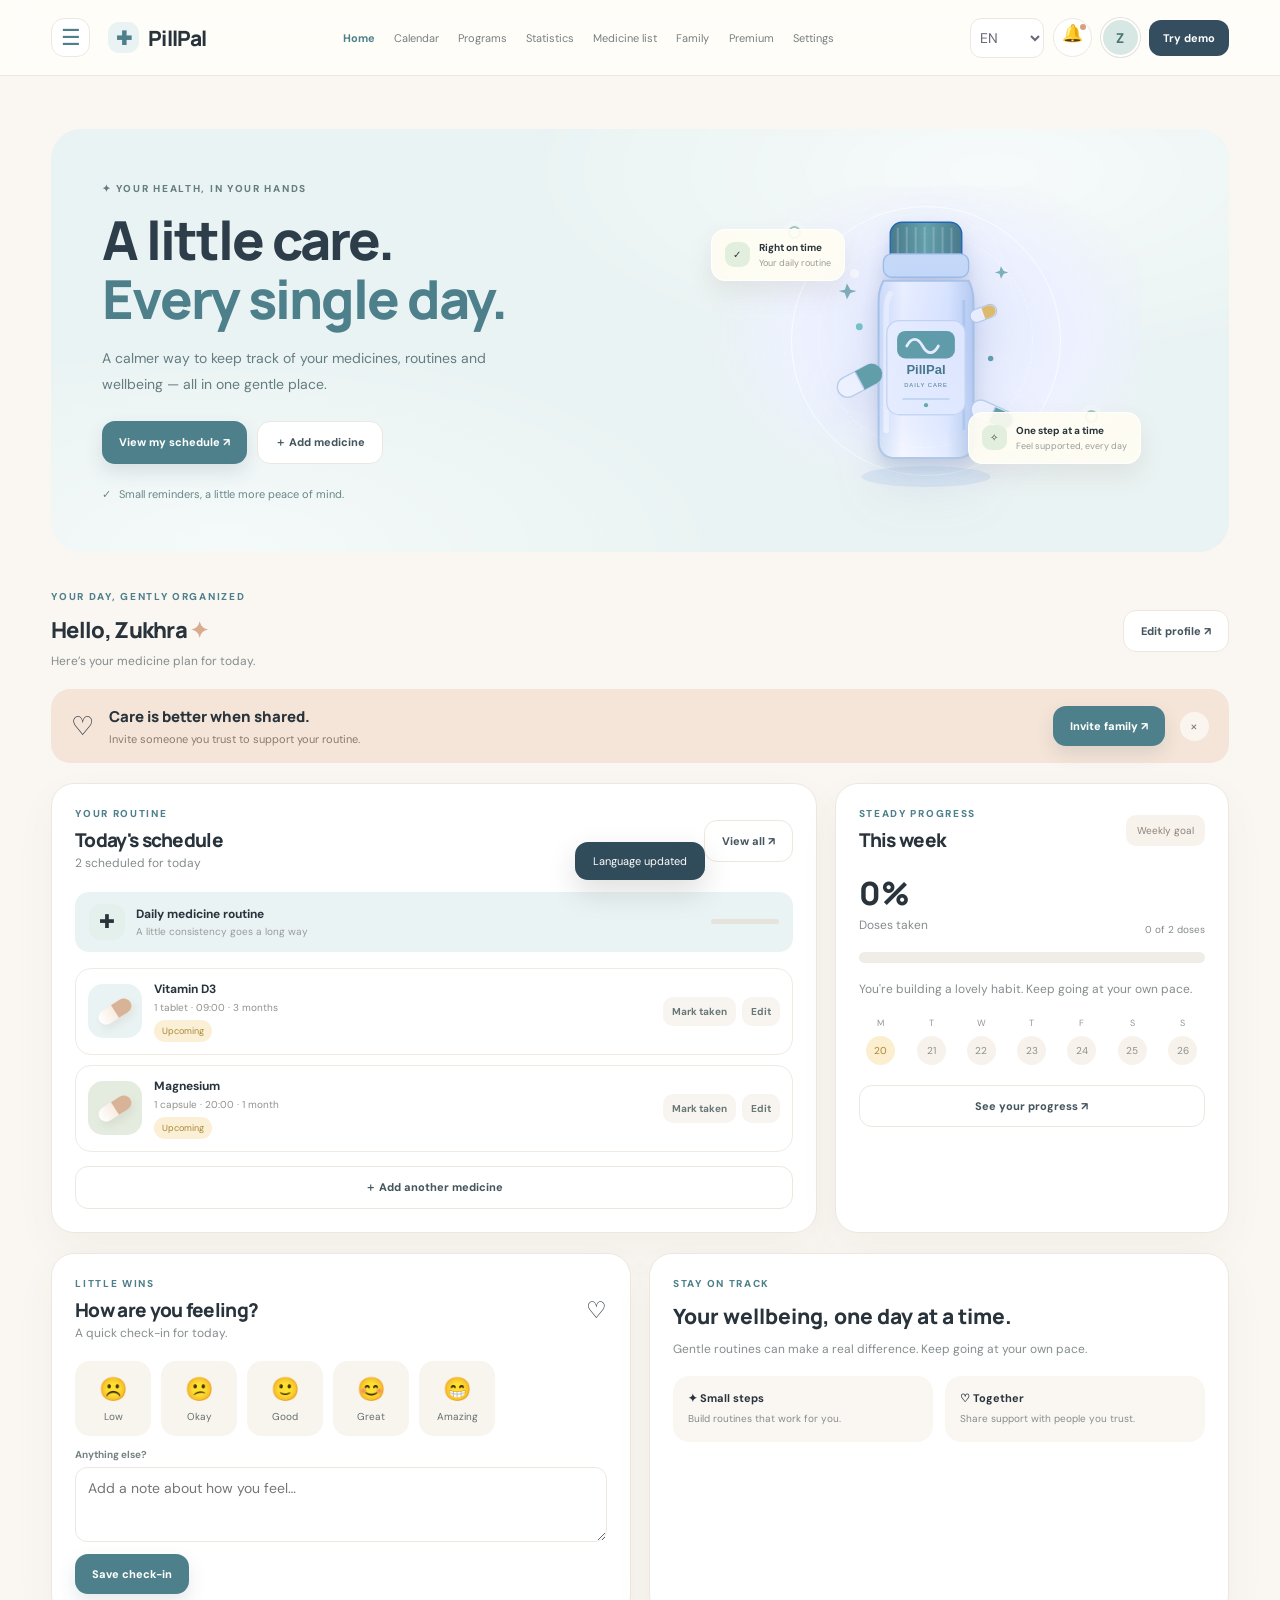
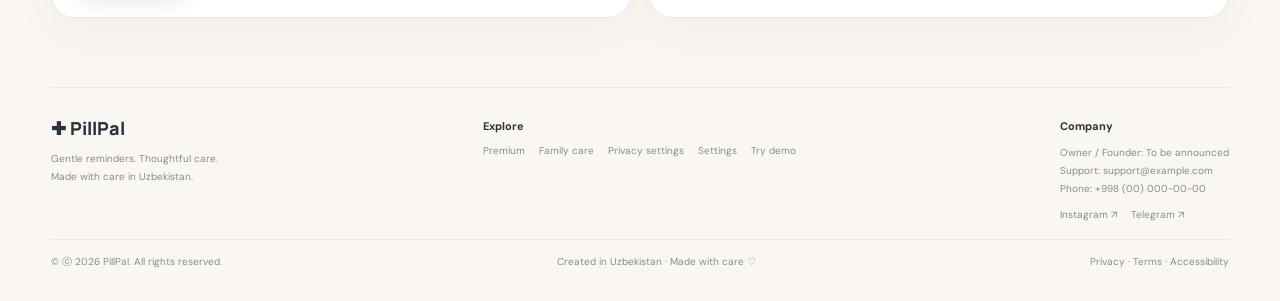
<file: index.html>
<!doctype html><html lang="en"><head><meta charset="utf-8"><meta name="viewport" content="width=device-width,initial-scale=1"><meta name="theme-color" content="#d9eeee"><title>PillPal — gentle medicine companion</title><link rel="stylesheet" href="styles.css?v=8"></head><body>
<header class="topbar"><button class="menu-toggle" id="menuOpen" aria-label="Open menu">☰</button><a class="brand" href="#home" data-go="home"><span class="brand-mark">✚</span>PillPal</a><nav class="desktop-nav" id="desktopNav"><a href="#home" data-go="home" class="active" data-t="home">Home</a><a href="#calendar" data-go="calendar" data-t="calendar">Calendar</a><a href="#programs" data-go="programs" data-t="programs">Programs</a><a href="#statistics" data-go="statistics" data-t="statistics">Statistics</a><a href="#medicines" data-go="medicines" data-t="medicines">Medicine list</a><a href="#family" data-go="family" data-t="family">Family</a><a href="#premium" data-go="premium" data-t="premium">Premium</a><a href="#settings" data-go="settings" data-t="settings">Settings</a></nav><div class="header-actions"><select id="languageTop" aria-label="Language"><option value="en">EN</option><option value="ru">RU</option><option value="uz">UZ</option><option value="de">DE</option><option value="zh">中文</option><option value="ko">한국어</option></select><button class="icon-btn" id="notifyBtn" aria-label="Notifications" title="Notifications">♧<span style="position:absolute;width:6px;height:6px;border-radius:50%;background:#d5a27f;right:5px;top:5px"></span></button><button class="avatar" id="avatarTop" aria-label="Open profile">Z</button><button class="try-demo" id="tryDemoTop">Try demo</button></div></header>
<div class="notification-popover" id="notificationPopover" aria-live="polite"><div class="notification-head"><b>Notifications</b><button class="tiny-btn" id="closeNotifications" type="button">Close</button></div><div id="notificationList"></div></div>
<div class="drawer" id="drawer"><div class="drawer-panel"><div class="drawer-brand"><a class="brand" href="#home" data-go="home"><span class="brand-mark">✚</span>PillPal</a><button class="icon-btn" id="menuClose">×</button></div><div class="drawer-nav" id="drawerNav"></div><div class="panel" style="margin-top:22px;padding:15px"><b id="drawerName">Zukhra</b><p class="muted">Personal account</p><button class="secondary" data-go="profile">Personal profile</button></div></div></div>
<main class="wrap">
<section class="section active" id="page-home"><div class="hero"><div class="hero-copy"><p class="eyebrow">✦ YOUR HEALTH, IN YOUR HANDS</p><h1>A little care.<br><em>Every single day.</em></h1><p>A calmer way to keep track of your medicines, routines and wellbeing — all in one gentle place.</p><div class="hero-buttons"><button class="primary" data-go="calendar">View my schedule ↗</button><button class="secondary" id="heroAdd">＋ Add medicine</button></div><div class="hero-note"><span>✓</span> Small reminders, a little more peace of mind.</div></div><div class="hero-art"><div class="bottle-scene poster-bottle-scene"><div class="orbit"></div><div class="orbit two"></div><div class="poster-bottle" role="img" aria-label="Original illustrated PillPal medicine bottle with floating pastel capsules"><svg xmlns="http://www.w3.org/2000/svg" viewBox="0 0 320 440" role="img" aria-label="PillPal pastel medicine bottle illustration"><defs><linearGradient id="glass" x1="0" x2="1"><stop stop-color="#dce9f8"/><stop offset=".25" stop-color="#fff"/><stop offset=".72" stop-color="#eef5ff"/><stop offset="1" stop-color="#c6d9f1"/></linearGradient><linearGradient id="cap" x1="0" x2="1"><stop stop-color="var(--accent2, #3e777b)"/><stop offset=".5" stop-color="var(--accent, #6aa9aa)"/><stop offset="1" stop-color="var(--accent2, #3e777b)"/></linearGradient><linearGradient id="label" x1="0" y1="0" x2="1" y2="1"><stop stop-color="#fff"/><stop offset="1" stop-color="#f1f7ff"/></linearGradient><filter id="shadow" x="-30%" y="-30%" width="160%" height="170%"><feDropShadow dx="0" dy="13" stdDeviation="10" flood-color="#5076a5" flood-opacity=".18"/></filter></defs><ellipse cx="160" cy="410" rx="94" ry="15" fill="#a9c5e6" opacity=".28"/><g filter="url(#shadow)"><rect x="108" y="40" width="104" height="64" rx="17" fill="url(#cap)" stroke="#216bb8" stroke-width="2"/><path d="M119 48v44M132 47v46M145 47v46M158 47v46M171 47v46M184 47v46M197 48v44" stroke="#ffffff" stroke-opacity=".22" stroke-width="3"/><rect x="98" y="86" width="124" height="34" rx="12" fill="#d5e6f8" stroke="#a9c8e8" stroke-width="2"/><path d="M98 125 Q91 138 91 155 L91 358 Q91 383 117 383 H203 Q229 383 229 358 L229 155 Q229 138 222 125Z" fill="url(#glass)" stroke="#b8cfe8" stroke-width="3"/><path d="M108 144 Q102 153 102 170 V343" fill="none" stroke="#fff" stroke-width="8" stroke-linecap="round" opacity=".85"/><path d="M215 153 V342" stroke="#b3cde9" stroke-width="4" opacity=".6"/><rect x="103" y="183" width="114" height="137" rx="18" fill="url(#label)" stroke="#d5e4f4" stroke-width="2"/><rect x="118" y="198" width="84" height="40" rx="12" fill="var(--accent, #6aa9aa)"/><path d="M132 220c7-13 16-13 23 0s16 13 23 0" fill="none" stroke="#fff" stroke-width="4" stroke-linecap="round"/><text x="160" y="261" text-anchor="middle" font-family="Arial,sans-serif" font-weight="700" font-size="19" fill="var(--accent2, #3e777b)">PillPal</text><text x="160" y="279" text-anchor="middle" font-family="Arial,sans-serif" font-size="8.5" letter-spacing="1.4" fill="var(--accent2, #3e777b)">DAILY CARE</text><path d="M127 297h66" stroke="#d6e5f5" stroke-width="3" stroke-linecap="round"/><circle cx="160" cy="306" r="3" fill="#62b9aa"/></g><g transform="rotate(-28 65 273)"><rect x="30" y="255" width="70" height="30" rx="15" fill="#fff" stroke="#c7d9ec" stroke-width="2"/><path d="M65 255h20a15 15 0 0 1 0 30H65Z" fill="var(--accent, #6aa9aa)"/><path d="M65 257v26" stroke="#c7d9ec" stroke-width="2"/></g><g transform="rotate(24 256 320)"><rect x="224" y="306" width="65" height="28" rx="14" fill="#fdfefe" stroke="#c5d9ef" stroke-width="2"/><path d="M256 308h19a12 12 0 0 1 0 24h-19Z" fill="var(--accent, #6aa9aa)"/><path d="M256 308v24" stroke="#b8d4e8" stroke-width="2"/></g><g transform="rotate(-20 244 174)"><rect x="224" y="163" width="40" height="19" rx="9.5" fill="#fff" stroke="#bed4ed" stroke-width="1.5"/><path d="M244 164h10a8.5 8.5 0 0 1 0 17h-10Z" fill="#f3c86b"/></g><circle cx="63" cy="192" r="5" fill="#7ecfc4"/><circle cx="254" cy="238" r="4" fill="var(--accent, #6aa9aa)"/><path d="M45 129l5 9 9 2-9 3-5 9-3-9-9-3 9-2Z" fill="var(--accent, #6aa9aa)" opacity=".8"/><path d="M269 104l4 7 7 2-7 2-4 7-2-7-7-2 7-2Z" fill="var(--accent, #6aa9aa)" opacity=".8"/></svg></div><span class="pill-dot d1"></span><span class="pill-dot d2"></span><div class="floating-note fn1"><span class="note-icon">✓</span><span><b>Right on time</b><small>Your daily routine</small></span></div><div class="floating-note fn2"><span class="note-icon">✧</span><span><b>One step at a time</b><small>Feel supported, every day</small></span></div></div></div></div>
<div class="welcome-row"><div><p class="eyebrow">YOUR DAY, GENTLY ORGANIZED</p><h2><span id="helloText">Hello, Zukhra</span> <span style="color:#d8ad8e">✦</span></h2><p class="muted">Here’s your medicine plan for today.</p></div><button class="secondary" data-go="profile">Edit profile ↗</button></div>
<div class="banner" id="familyBanner"><div style="font-size:26px">♡</div><div class="grow"><b>Care is better when shared.</b><p>Invite someone you trust to support your routine.</p></div><button class="primary small" data-go="family">Invite family ↗</button><button class="close" id="bannerClose" aria-label="Dismiss">×</button></div>
<div class="dashboard-grid"><div class="panel"><div class="section-head"><div><p class="eyebrow">YOUR ROUTINE</p><h2>Today's schedule</h2><p class="muted" id="scheduleCount">2 scheduled for today</p></div><button class="secondary" data-go="medicines">View all ↗</button></div><div class="schedule-summary"><div class="summary-icon">✚</div><div><b>Daily medicine routine</b><small id="scheduleSummaryText">A little consistency goes a long way</small></div><div class="summary-progress"><span id="scheduleProgress"></span></div></div><div class="med-list" id="homeMedicineList"></div><button class="secondary" id="homeAddMore" style="margin-top:14px;width:100%">＋ Add another medicine</button></div><div class="panel"><div class="section-head"><div><p class="eyebrow">STEADY PROGRESS</p><h2>This week</h2></div><span class="chip">Weekly goal</span></div><div class="progress-stat"><div><strong id="weekPercent">33%</strong><div class="muted">Doses taken</div></div><span id="weekFraction">2 of 6 doses</span></div><div class="progress-fill"><span id="weekBar"></span></div><p class="muted">You're building a lovely habit. Keep going at your own pace.</p><div class="week-days" id="weekDays"></div><button class="secondary" data-go="statistics" style="width:100%;margin-top:20px">See your progress ↗</button></div></div>
<div class="content-grid" style="margin-bottom:20px"><div class="panel"><div class="section-head"><div><p class="eyebrow">LITTLE WINS</p><h2>How are you feeling?</h2><p class="muted">A quick check-in for today.</p></div><span style="font-size:23px">♡</span></div><div class="mood-row" id="moodRow"><button class="mood" data-mood="Low"><span>☹️</span>Low</button><button class="mood" data-mood="Okay"><span>😕</span>Okay</button><button class="mood" data-mood="Good"><span>🙂</span>Good</button><button class="mood" data-mood="Great"><span>😊</span>Great</button><button class="mood" data-mood="Amazing"><span>😁</span>Amazing</button></div><div class="field"><label for="moodNote">Anything else?</label><textarea id="moodNote" placeholder="Add a note about how you feel…"></textarea></div><button class="primary" id="saveMood">Save check-in</button><span class="muted" id="moodSaved" style="margin-left:10px"></span></div><div class="panel"><p class="eyebrow">STAY ON TRACK</p><h2 style="font:800 21px Manrope;margin:0 0 9px">Your wellbeing, one day at a time.</h2><p class="muted">Gentle routines can make a real difference. Keep going at your own pace.</p><div class="feature-list" style="margin-top:17px"><div class="feature"><b>✦ Small steps</b><p>Build routines that work for you.</p></div><div class="feature"><b>♡ Together</b><p>Share support with people you trust.</p></div></div></div></div></section>
<section class="section" id="page-calendar"><div class="page-title"><h1>Calendar</h1><p>See your medicine routine across days and months.</p></div><div class="content-grid"><div class="panel"><div class="calendar-head"><div class="month-control"><button id="prevMonth">‹</button><span id="monthLabel">October 2026</span><button id="nextMonth">›</button></div><button class="secondary" id="todayBtn">Today</button></div><div class="calendar-grid" id="calendarGrid"></div><div class="legend"><span><i style="background:#8ec69a"></i>All taken</span><span><i style="background:#e8c66b"></i>Partially taken</span><span><i style="background:#e5a198"></i>Missed</span><span><i style="background:#eee8df"></i>No dose planned</span></div></div><div class="panel"><p class="eyebrow">SELECTED DAY</p><h2 id="selectedDateTitle" style="font:800 20px Manrope;margin:0 0 8px">Today’s doses</h2><p class="muted" id="selectedDateDesc">Your schedule for this day.</p><div id="selectedDateList" class="med-list" style="margin-top:17px"></div><button class="primary" data-go="medicines" style="margin-top:16px">Manage medicines</button></div></div></section>
<section class="section" id="page-programs"><div class="page-title"><h1>Programs</h1><p>Keep your own routines and the routines you help care for in one place.</p></div><div class="content-grid"><div class="panel"><div class="section-head"><h2>My programs</h2><button class="primary small" id="programAdd">＋ Add program</button></div><div id="myPrograms"></div></div><div class="panel"><div class="section-head"><h2>Family</h2><button class="secondary" data-go="family">Manage family ↗</button></div><div id="familyPrograms"></div><p class="muted">Family demo is read-only. Shared details depend on the permissions you choose.</p></div></div></section>
<section class="section" id="page-statistics"><div class="page-title"><h1>Statistics</h1><p>Your progress at a glance — choose a time range to explore.</p></div><div class="filters" id="statsFilters"><button class="filter" data-period="day">This day</button><button class="filter active" data-period="week">This week</button><button class="filter" data-period="month">This month</button><button class="filter" data-period="year">This year</button></div><div class="stat-grid"><div class="stat-card"><small>Adherence rate</small><strong id="adherenceRate">83%</strong><span>↑ Your consistency</span></div><div class="stat-card"><small>Doses taken</small><strong id="dosesTaken">10</strong><span>Recorded check-ins</span></div><div class="stat-card"><small>Best streak</small><strong id="bestStreak">6 days</strong><span>One day at a time</span></div><div class="stat-card"><small>Current streak</small><strong id="currentStreak">3 days</strong><span>Keep it gentle</span></div></div><div class="content-grid"><div class="panel"><div class="section-head"><div><p class="eyebrow">YOUR PROGRESS IN MOTION</p><h2>Adherence over time</h2></div><span class="chip" id="chartPeriod">This week</span></div><div class="bar-chart" id="adherenceChart"></div></div><div class="panel"><div class="section-head"><div><p class="eyebrow">DAILY COMPARISON RATE</p><h2>Daily completion rate</h2></div></div><div id="dailyComparison"></div></div><div class="panel"><p class="eyebrow">RECENT CHECK-INS</p><h2 style="font:800 19px Manrope;margin:0 0 17px">Recent check-ins</h2><div id="recentCheckins" class="timeline"></div></div><div class="panel"><p class="eyebrow">EVENT TIMELINE</p><h2 style="font:800 19px Manrope;margin:0 0 17px">Recent activity</h2><div id="eventTimeline" class="timeline"></div></div></div></section>
<section class="section" id="page-medicines"><div class="page-title"><h1>Medicine list</h1><p>Organize your medicines, reminders, and course details.</p></div><div class="panel"><div class="medicine-toolbar"><input class="search" id="medicineSearch" placeholder="⌕  Search medicines…" aria-label="Search medicines"><button class="primary" id="addMedicineBtn">＋ Add medicine</button></div><div class="filters" id="medicineFilters"><button class="filter active" data-filter="all">All medicines</button><button class="filter" data-filter="active">Active</button><button class="filter" data-filter="completed">Completed</button><button class="filter" data-filter="repeat">Auto repeat</button></div><div id="medicineListFull" class="med-list"></div><div id="medicineEmpty" class="empty hidden">No medicines match your search. Add one to get started.</div></div></section>
<section class="section" id="page-family"><div class="page-title"><h1>Family integration</h1><p>Always take care of your family. Your circle, your choice.</p></div><div class="content-grid"><div class="panel"><div class="section-head"><div><p class="eyebrow">YOUR CIRCLE</p><h2>People you care about</h2></div><button class="primary small" id="invitePerson">＋ Invite someone</button></div><p class="muted">Sharing can be changed anytime.</p><div class="family-circle" id="familyCircle"></div><div style="text-align:center;padding:6px 0 15px"><b id="circleCount">3 people in your circle ♡</b><p class="muted">Connect people you trust.</p></div><button class="secondary" id="addFamilyPerson" style="width:100%">＋ Add a person to your circle</button></div><div class="panel"><p class="eyebrow">CONNECTED PEOPLE</p><h2 style="font:800 20px Manrope;margin:0 0 15px">Connected people</h2><div id="connectedPeople"></div></div><div class="panel full"><p class="eyebrow">HOW IT WORKS</p><h2 style="font:800 20px Manrope;margin:0 0 18px">A simple, thoughtful setup</h2><div class="feature-list"><div class="feature"><b>01 · Share your code</b><p>Send an invite code to someone you trust.</p></div><div class="feature"><b>02 · Connect together</b><p>They can join your demo circle with your permission.</p></div><div class="feature"><b>03 · Choose permissions</b><p>Decide what each person can view. Family sample data is read-only.</p></div><div class="feature"><b>04 · Your demo</b><p>Try the family features without connecting a real account.</p></div></div><div class="field-grid" style="margin-top:15px"><div class="field"><label>Invite code</label><input id="inviteCode" value="PILL-CARE-26" readonly></div><div class="field" style="align-self:end"><button class="primary" id="copyCode">Copy code</button></div></div></div></div></section>
<section class="section" id="page-premium"><div class="page-title"><h1>PillPal Premium</h1><p>A little more support. A lot more peace of mind.</p></div><div class="hero" style="min-height:210px;margin:0 0 20px;padding:32px;background:#e8eee2;grid-template-columns:1.2fr .8fr"><div class="hero-copy"><p class="eyebrow">PILLPAL PREMIUM</p><h1 style="font-size:35px">More care,<br><em>more clarity.</em></h1><p>Explore deeper insights and thoughtful family support.</p><button class="primary" id="explorePremium">Explore Premium ↗</button></div><div style="display:grid;place-items:center;font-size:100px;color:#6a9b8b">✧</div></div><div class="feature-list" style="margin-bottom:23px"><div class="feature"><b>✦ Deeper Insights</b><p>Understand your routine over time.</p></div><div class="feature"><b>♡ Family Support</b><p>Share care with your trusted circle.</p></div><div class="feature"><b>▤ Care Summaries</b><p>Keep helpful summaries together.</p></div><div class="feature"><b>☼ Personal Plans</b><p>Explore routines tailored to your needs.</p></div></div><div class="section-head"><div><p class="eyebrow">CHOOSE YOUR PLAN</p><h2>Find your fit</h2></div></div><div class="plans"><div class="plan"><span class="chip">Try it out</span><h3>Free trial</h3><div class="price">$0</div><p>Try Premium for 3 days. No payment is processed in this demo.</p><button class="secondary plan-btn" data-plan="free">Try free for 3 days</button></div><div class="plan featured"><span class="chip">Flexible</span><h3>Monthly</h3><div class="price">$15<span style="font:500 11px 'DM Sans'"> / month</span></div><p>Flexible monthly access to Premium features.</p><button class="primary plan-btn" data-plan="monthly">Continue with monthly plan</button></div><div class="plan"><span class="chip">Best value</span><h3>Yearly</h3><div class="price">$100<span style="font:500 11px 'DM Sans'"> / year</span></div><p>One yearly plan with the same thoughtful support.</p><button class="primary plan-btn" data-plan="yearly">Continue with yearly plan</button></div></div><div class="panel" style="margin-top:18px"><p class="eyebrow">PAYMENT INFORMATION</p><h2 style="font:800 18px Manrope;margin:0 0 8px">Secure checkout preview</h2><p class="muted">This is a UI demo only. No PayPal checkout, billing, or payment processing is connected. A real launch needs a verified payment provider and clear subscription terms.</p><button class="secondary" id="paymentInfo" style="margin-top:13px">View payment details</button></div></section>
<section class="section" id="page-settings"><div class="page-title"><h1>Settings</h1><p>Make it yours — a calmer space that works for you.</p></div><div class="settings-grid"><div class="panel"><p class="eyebrow">APPEARANCE</p><h2 style="font:800 19px Manrope;margin:0 0 8px">Make it yours</h2><div class="setting-row"><div><b>Dark mode</b><small>A softer look for evenings.</small></div><button class="switch" id="darkToggle" role="switch" aria-checked="false"></button></div><div class="setting-row"><div><b>Color theme</b><small>Choose a seasonal look.</small></div><select id="themeSelect" style="border:1px solid var(--line);border-radius:10px;padding:8px;background:white"><option value="spring">Spring garden</option><option value="ocean">Ocean breeze</option><option value="autumn">Autumn warmth</option><option value="winter">Winter frost</option><option value="blossom">Soft blossom</option></select></div><div class="field"><label>Choose any accent</label><div class="swatches" id="swatches"><button class="swatch selected" data-color="#6aa9aa" style="background:#6aa9aa" aria-label="Teal"></button><button class="swatch" data-color="#9c9acb" style="background:#9c9acb" aria-label="Lavender"></button><button class="swatch" data-color="#d39aab" style="background:#d39aab" aria-label="Rose"></button><button class="swatch" data-color="#86a77e" style="background:#86a77e" aria-label="Sage"></button><button class="swatch" data-color="#d0a05f" style="background:#d0a05f" aria-label="Gold"></button><button class="swatch" data-color="#6d9fc6" style="background:#6d9fc6" aria-label="Blue"></button><button class="swatch" data-color="#c77d59" style="background:#c77d59" aria-label="Terracotta"></button></div><input type="color" id="customColor" value="#6aa9aa" aria-label="Custom accent color" style="height:40px;width:100%;border:1px solid var(--line);border-radius:10px;background:white;padding:4px"></div><div class="field"><label>Font size · preview changes as you move the slider</label><input class="range" id="fontSize" type="range" min="12" max="17" value="14"><div class="muted"><span id="fontSizeValue">14</span> px base size</div></div></div>
<div class="panel"><p class="eyebrow">REMINDERS</p><h2 style="font:800 19px Manrope;margin:0 0 8px">Gentle reminders</h2><div class="setting-row"><div><b>Phone notifications</b><small>Enable browser notifications when supported.</small></div><button class="switch" id="phoneNotify" role="switch" aria-checked="false"></button></div><div class="setting-row"><div><b>Sound preview</b><small>Play a short reminder sound.</small></div><button class="secondary" id="soundPreview">▶ Preview</button></div><div class="setting-row"><div><b>Vibration</b><small>Turn vibration on or off where supported.</small></div><button class="switch on" id="vibrationToggle" role="switch" aria-checked="true"></button></div><div class="field"><label>Reminder volume · <span id="volumeValue">65%</span></label><input class="range" type="range" id="volumeRange" min="0" max="100" value="65"></div><div class="field"><label>Language</label><select id="languageSettings"><option value="en">English</option><option value="ru">Русский</option><option value="uz">O‘zbekcha</option><option value="de">Deutsch</option><option value="zh">中文</option><option value="ko">한국어</option></select></div></div>
<div class="panel"><p class="eyebrow">PRIVACY & DATA</p><h2 style="font:800 19px Manrope;margin:0 0 8px">Your data, your choice</h2><div class="setting-row"><div><b>Family data sharing</b><small>Manage what your circle can see.</small></div><button class="secondary" data-go="family">Manage</button></div><div class="setting-row"><div><b>Local demo data</b><small>Demo information is saved in this browser.</small></div><button class="secondary" id="exportData">Export JSON</button></div><div class="setting-row"><div><b>Clear data</b><small>Remove the saved demo data from this browser.</small></div><button class="tiny-btn" id="clearData">Clear data</button></div><p class="muted" style="margin-top:13px">Your health data stays private. You choose what to share.</p></div><div class="panel"><p class="eyebrow">YOUR ACCOUNT</p><h2 style="font:800 19px Manrope;margin:0 0 8px">Personal account</h2><p class="muted">Update your details or reset the demo to try it again.</p><button class="secondary" data-go="profile" style="margin-top:14px">Personal profile</button><button class="primary" id="resetDemo" style="margin:14px 0 0 7px">Reset demo</button><div class="muted" id="resetInfo" style="margin-top:10px"></div></div></div></section>
<section class="section" id="page-profile"><div class="page-title"><h1>Your account</h1><p>Personal profile · Update your personal details.</p></div><div class="panel"><div style="display:flex;align-items:center;gap:17px;margin-bottom:20px"><button class="avatar" id="profileAvatar" style="width:76px;height:76px;font-size:27px">Z</button><div><b style="font:800 17px Manrope" id="profileHeading">Zukhra</b><p class="muted">Personal account</p><label class="secondary" for="photoInput" style="display:inline-flex;cursor:pointer;margin-top:7px">▧ Add profile photo</label><input type="file" id="photoInput" accept="image/*" class="hidden"><div style="font-size:10px;color:#7d9691;margin-top:7px">Use the small palette button to personalize your avatar.</div></div><button class="icon-btn" id="avatarPalette" title="Avatar color palette" style="margin-left:auto">▦</button></div><div class="swatches" id="avatarSwatches"><button class="swatch selected" data-color="#d7e8e4" style="background:#d7e8e4"></button><button class="swatch" data-color="#f1d9c7" style="background:#f1d9c7"></button><button class="swatch" data-color="#dcd9f1" style="background:#dcd9f1"></button><button class="swatch" data-color="#dce9cf" style="background:#dce9cf"></button><button class="swatch" data-color="#f1d8df" style="background:#f1d8df"></button></div><form id="profileForm"><div class="field-grid"><div class="field"><label for="profileName">Name</label><input id="profileName" placeholder="Your name" value="Zukhra" required></div><div class="field"><label for="profileLast">Last name</label><input id="profileLast" placeholder="Your last name" value="Kahramonova"></div><div class="field"><label for="profileEmail">Email</label><input id="profileEmail" type="email" placeholder="you@example.com"></div><div class="field"><label for="profileMobile">Mobile</label><input id="profileMobile" type="tel" placeholder="Phone number"></div><div class="field"><label for="courseDuration">Course duration</label><select id="courseDuration"><option>1 month</option><option>3 months</option><option>6 months</option><option>Ongoing</option></select></div><div class="field"><label for="profileGender">Gender</label><select id="profileGender"><option value="">Prefer not to say</option><option>Female</option><option>Male</option><option>Other</option></select></div><div class="field full"><label for="profileCity">City</label><input id="profileCity" placeholder="Your city"></div></div><button class="primary" type="submit">Save profile</button><span class="muted" id="profileSaved" style="margin-left:10px"></span></form></div></section>
<section class="section" id="page-about"><div class="page-title"><h1>About PillPal</h1><p>A gentle demo companion for medicine routines and family care.</p></div><div class="panel"><h2 style="font:800 20px Manrope">Care, made a little simpler.</h2><p class="muted">PillPal is a demo interface. It is not a medical device, does not replace professional advice, and does not send reminders when this demo is closed.</p><button class="secondary" data-go="settings">Privacy settings</button> <button class="secondary" data-go="family">Family care</button> <button class="secondary" id="aboutTryDemo">Try demo</button></div></section>
<section class="section" id="page-help"><div class="page-title"><h1>Help & Support</h1><p>Find your way around the PillPal demo.</p></div><div class="panel"><h2 style="font:800 19px Manrope">Need a hand?</h2><p class="muted">For this prototype, contact details are placeholders and no support inbox is connected.</p><div class="feature-list" style="margin-top:15px"><div class="feature"><b>Medicine routines</b><p>Add, edit, reschedule, and mark demo medicines as taken.</p></div><div class="feature"><b>Privacy</b><p>Use settings to export or clear local demo data.</p></div></div></div></section>
<footer class="footer"><div class="footer-top"><div><a href="#home" data-go="home" class="footer-brand">✚ PillPal</a><p>Gentle reminders. Thoughtful care.<br>Made with care in Uzbekistan.</p></div><div><b style="font-size:11px;color:var(--ink)">Explore</b><div class="footer-links" style="margin-top:10px"><a href="#premium" data-go="premium">Premium</a><a href="#family" data-go="family">Family care</a><a href="#settings" data-go="settings">Privacy settings</a><a href="#settings" data-go="settings">Settings</a><a href="#home" data-go="home">Try demo</a></div></div><div><b style="font-size:11px;color:var(--ink)">Company</b><p>Owner / Founder: To be announced<br>Support: support@example.com<br>Phone: +998 (00) 000-00-00</p><div class="footer-links"><a href="#about" data-go="about">Instagram ↗</a><a href="#about" data-go="about">Telegram ↗</a></div></div></div><div class="footer-bottom"><span>© ⓒ 2026 PillPal. All rights reserved.</span><span>Created in Uzbekistan · Made with care ♡</span><span><a href="#settings" data-go="settings">Privacy</a> · <a href="#settings" data-go="settings">Terms</a> · <a href="#about" data-go="about">Accessibility</a></span></div></footer></main>
<div class="modal-backdrop" id="medicineModal"><div class="modal"><div class="modal-head"><h2 id="medicineModalTitle">Add a medicine</h2><button class="close-modal" data-close="medicineModal">×</button></div><p class="muted">Add the details for your demo medicine.</p><form id="medicineForm"><input type="hidden" id="editMedicineId"><div class="field-grid"><div class="field"><label>Medicine name</label><input id="medName" required placeholder="e.g. Vitamin D"></div><div class="field"><label>Dose</label><input id="medDose" placeholder="e.g. 1 tablet"></div><div class="field"><label>Time</label><input id="medTime" type="time" value="09:00" required></div><div class="field"><label>Course duration</label><select id="medCourse"><option>1 month</option><option>3 months</option><option>6 months</option><option>Ongoing</option></select></div><div class="field"><label>Status</label><select id="medStatus"><option value="active">Active</option><option value="completed">Completed</option></select></div><div class="field"><label>Auto repeat</label><select id="medRepeat"><option value="yes">On</option><option value="no">Off</option></select></div><div class="field full"><label>Medicine info / instructions</label><textarea id="medInfo" placeholder="Optional notes (not medical advice)"></textarea></div></div><div style="display:flex;gap:8px;flex-wrap:wrap"><button class="primary" type="submit">Save medicine</button><button class="secondary" type="button" data-close="medicineModal">Cancel</button></div></form></div></div>
<div class="modal-backdrop" id="familyModal"><div class="modal"><div class="modal-head"><h2>Invite someone</h2><button class="close-modal" data-close="familyModal">×</button></div><p class="muted">Add a family demo profile. It is sample data only and does not send an invitation.</p><form id="familyForm"><div class="field"><label>Name</label><input id="familyName" required placeholder="e.g. Alex"></div><div class="field"><label>Relationship</label><select id="familyRelation"><option>Family member</option><option>Parent</option><option>Sibling</option><option>Partner</option><option>Friend</option><option>Caregiver</option></select></div><div class="field"><label>Permission</label><select id="familyPermission"><option>Read only</option><option>View reminders</option><option>View progress</option></select></div><button class="primary">Add to my circle</button></form></div></div>
<div class="modal-backdrop" id="paymentModal"><div class="modal"><div class="modal-head"><h2>Payment information</h2><button class="close-modal" data-close="paymentModal">×</button></div><p class="muted">This is a prototype. No payment is collected and no PayPal connection is configured. Before launch, connect a verified payment provider, show the renewal date and cancellation policy, and protect payment data.</p><button class="primary" data-close="paymentModal">Got it</button></div></div><div class="toast" id="toast" role="status"></div>
<script src="script.js?v=8"></script></body></html>
</file>
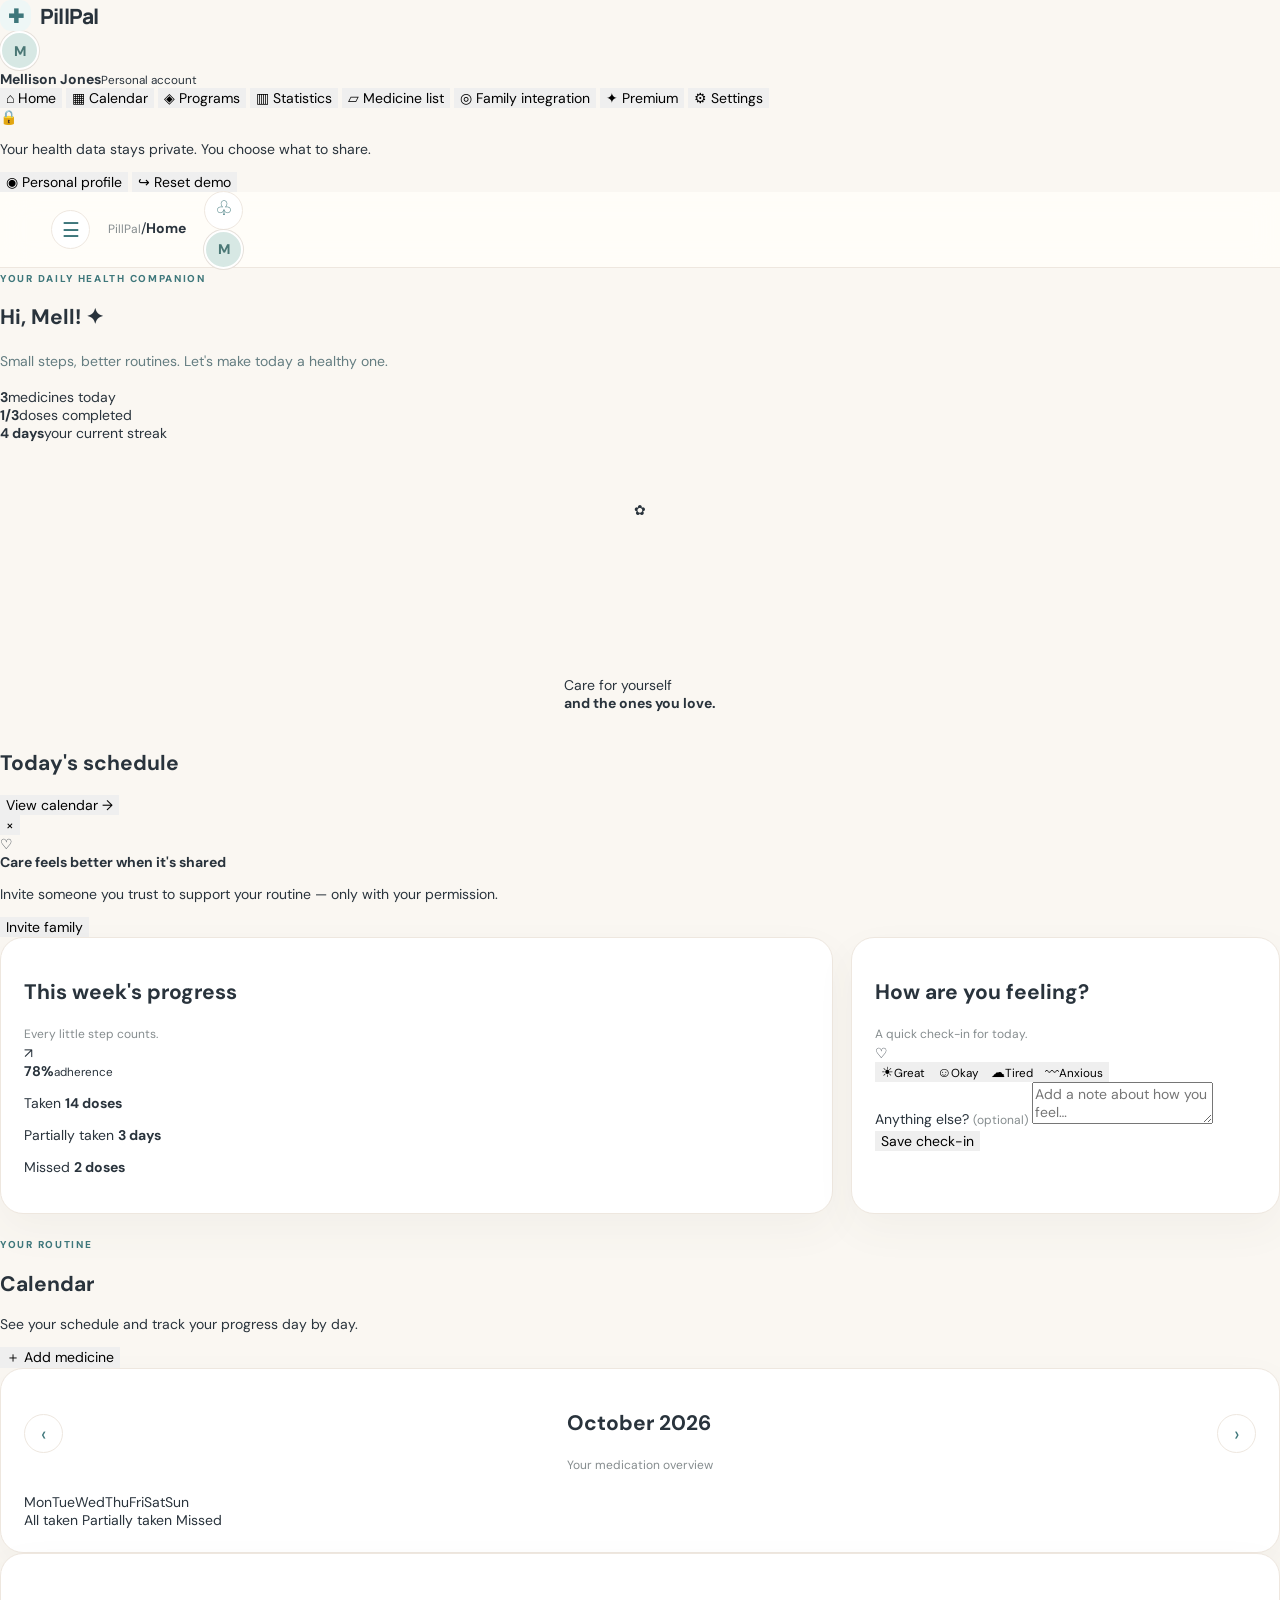
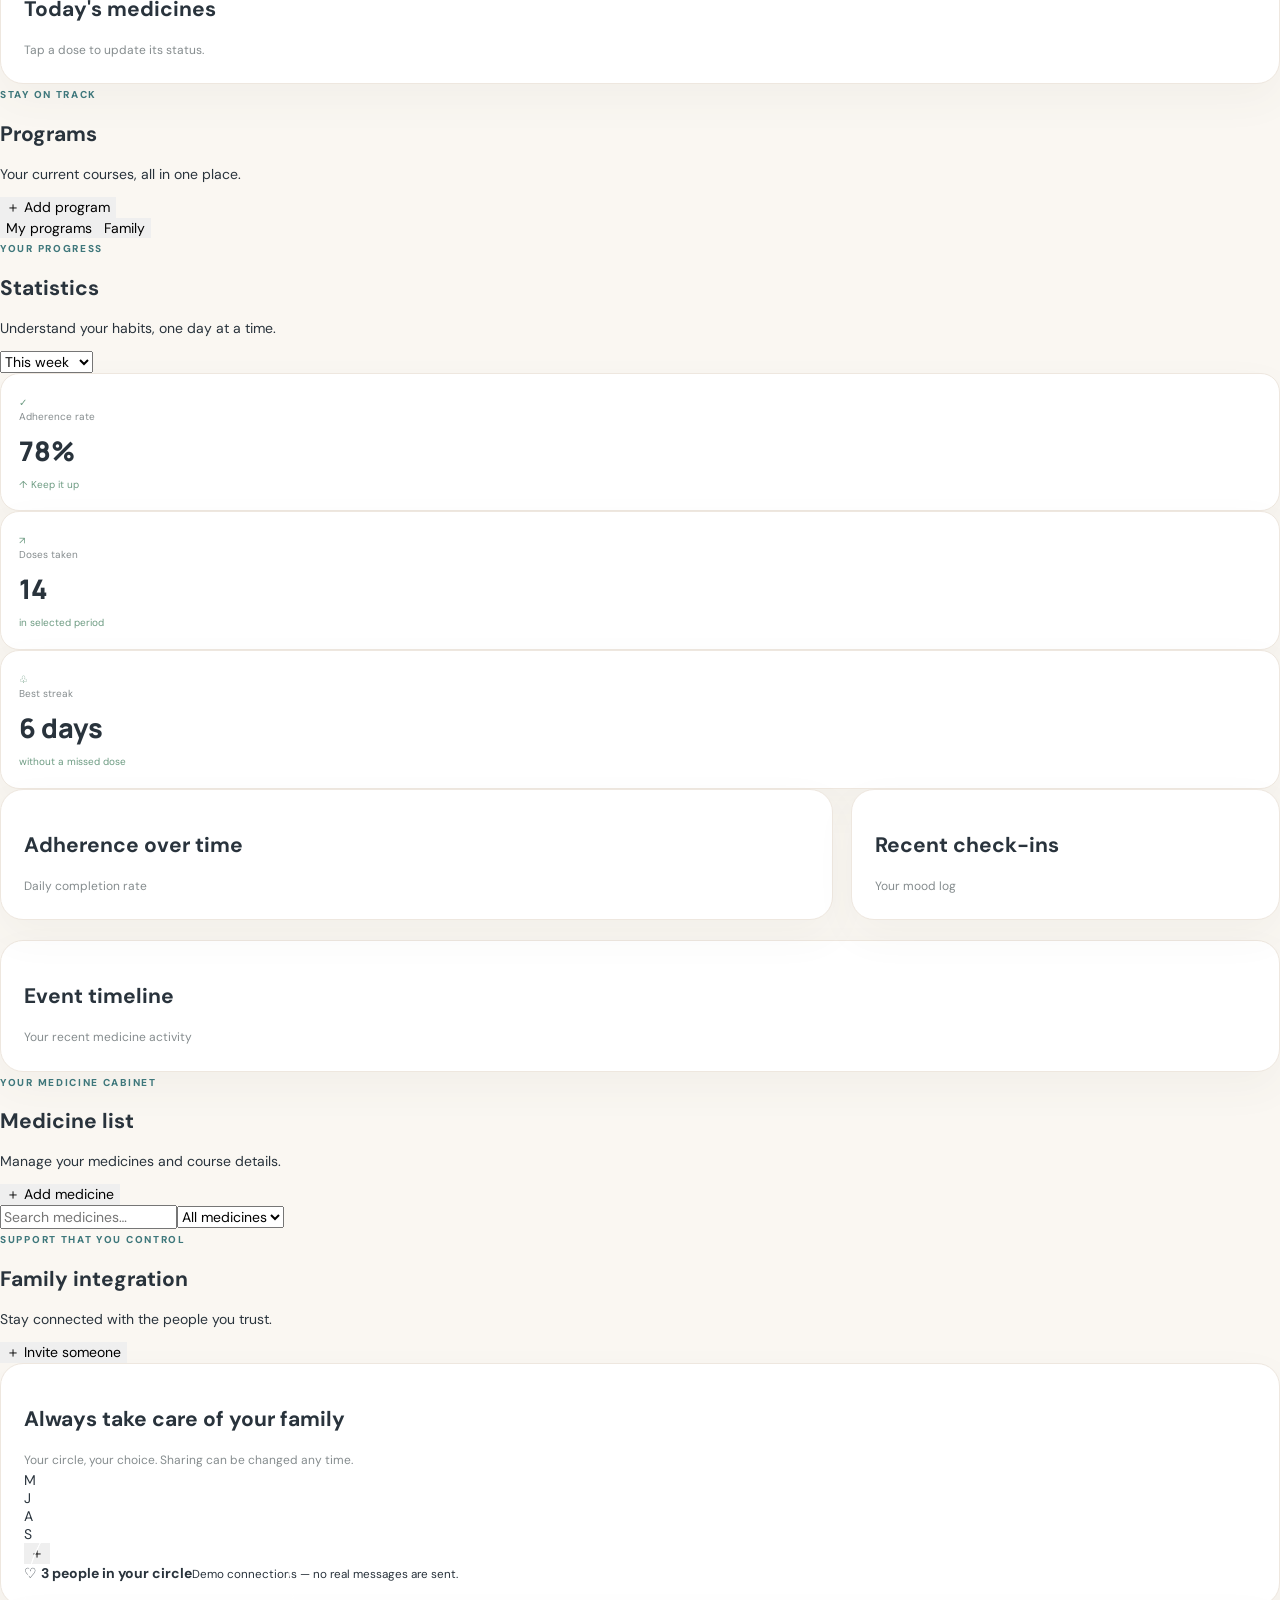
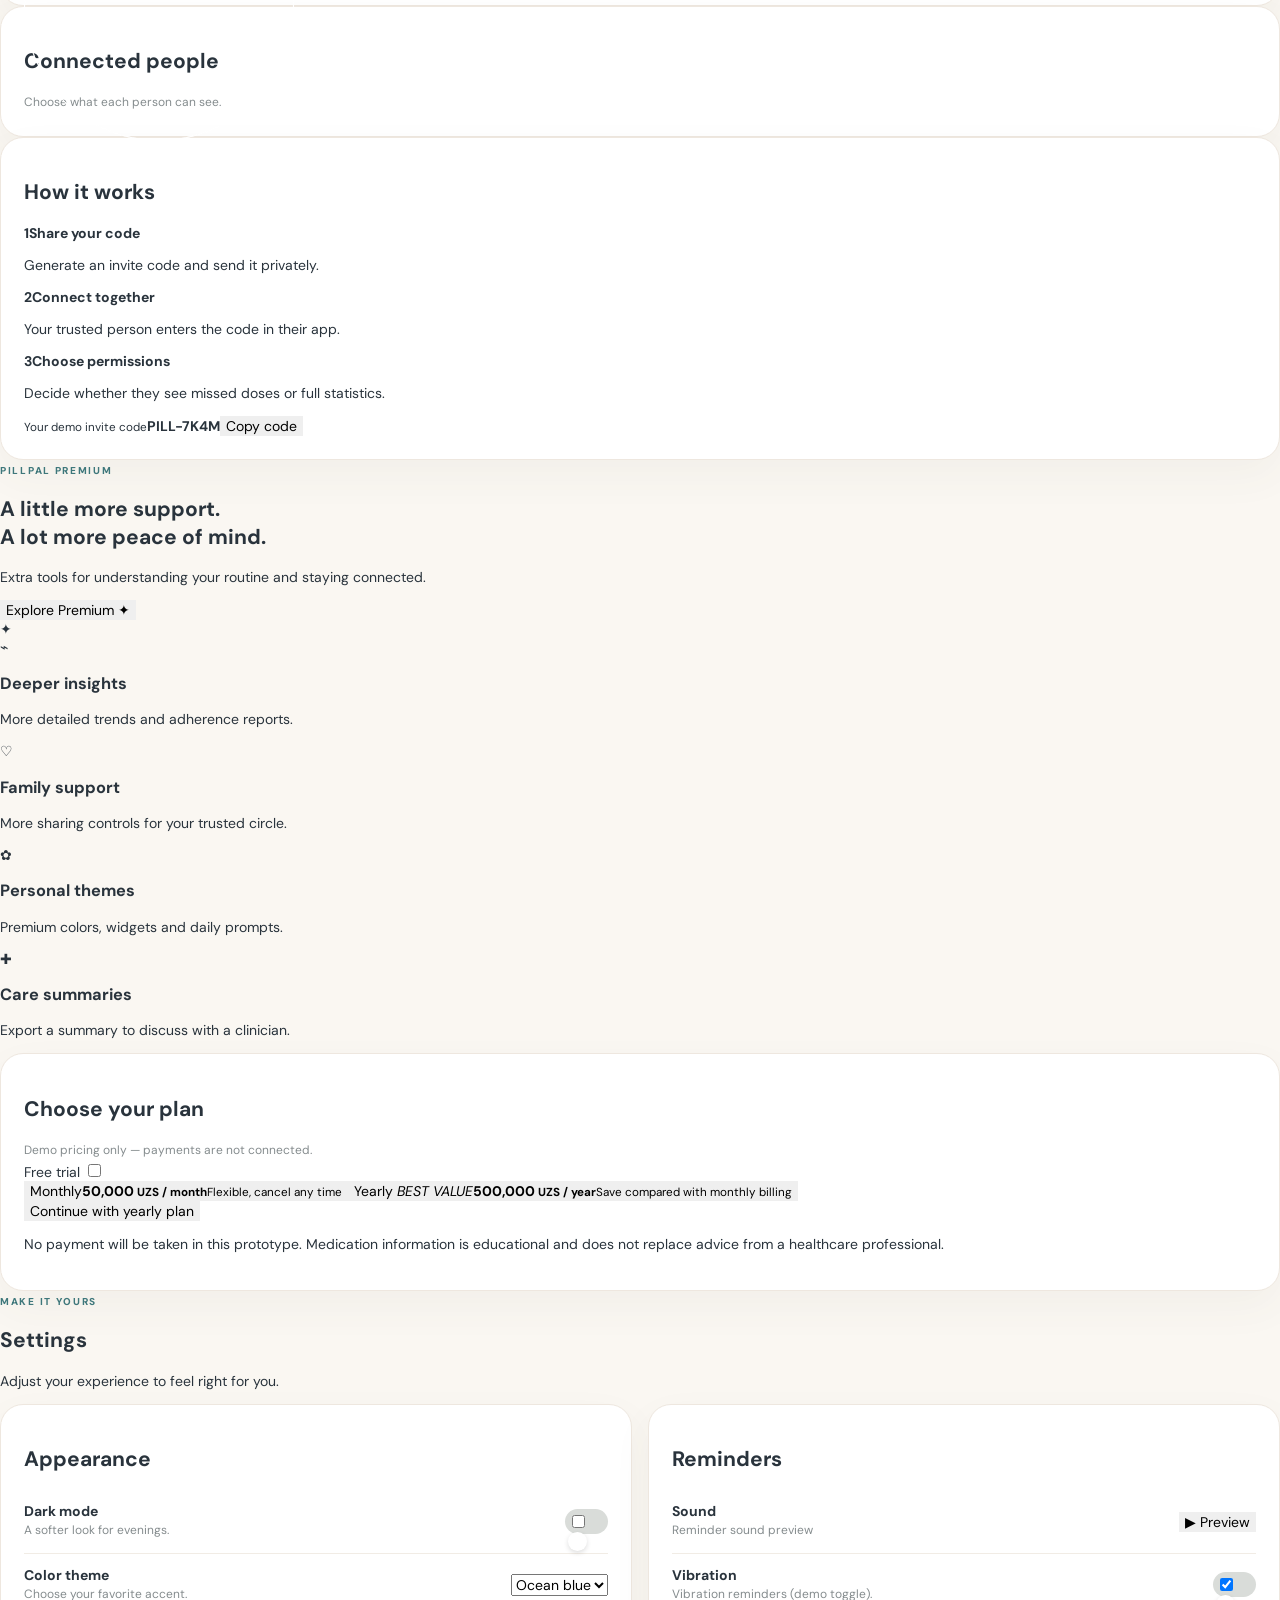
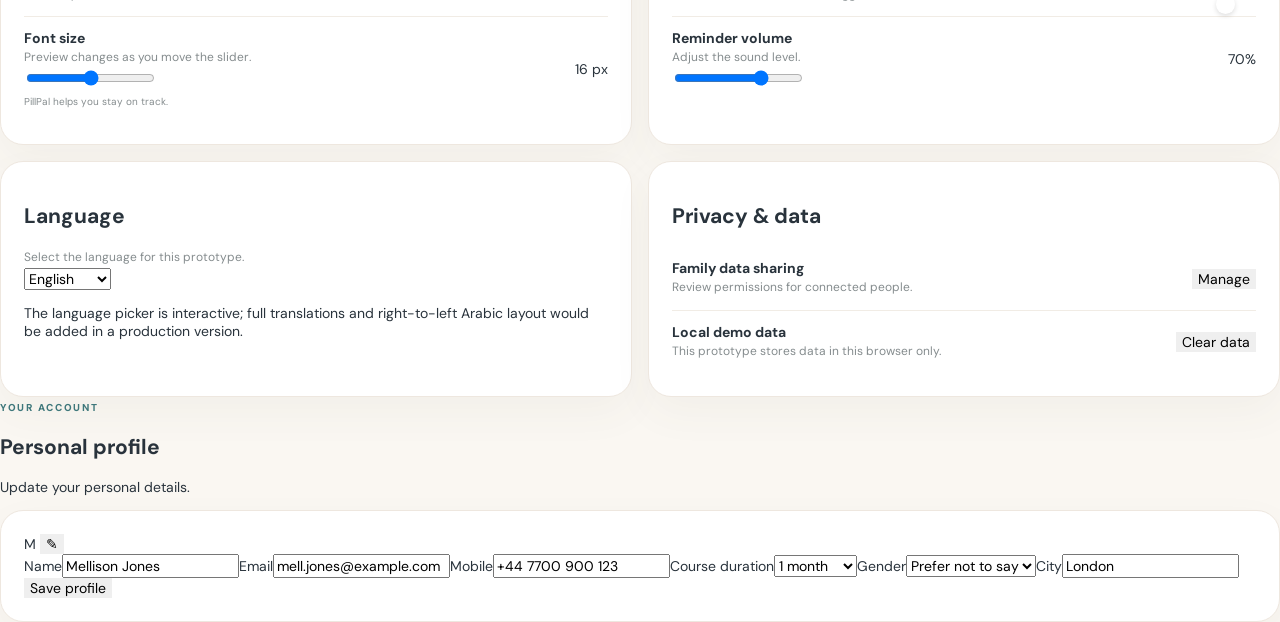
<file: index (4).html>
<!doctype html>
<html lang="en">
<head>
  <meta charset="utf-8">
  <meta name="viewport" content="width=device-width, initial-scale=1">
  <meta name="theme-color" content="#347cf6">
  <title>PillPal — Your medicine companion</title>
  <link rel="stylesheet" href="styles.css">
</head>
<body>
  <div class="app-shell">
    <aside class="sidebar" id="sidebar">
      <div class="brand"><span class="brand-mark">✚</span><span>PillPal</span></div>
      <div class="profile-mini"><div class="avatar">M</div><div><strong id="sideName">Mellison Jones</strong><small>Personal account</small></div></div>
      <nav class="nav-list" aria-label="Main navigation">
        <button class="nav-item active" data-page="home"><span>⌂</span> Home</button>
        <button class="nav-item" data-page="calendar"><span>▦</span> Calendar</button>
        <button class="nav-item" data-page="programs"><span>◈</span> Programs</button>
        <button class="nav-item" data-page="statistics"><span>▥</span> Statistics</button>
        <button class="nav-item" data-page="medicines"><span>▱</span> Medicine list</button>
        <button class="nav-item" data-page="family"><span>◎</span> Family integration</button>
        <button class="nav-item" data-page="premium"><span>✦</span> Premium</button>
        <button class="nav-item" data-page="settings"><span>⚙</span> Settings</button>
      </nav>
      <div class="sidebar-bottom">
        <div class="privacy-note"><span>🔒</span><p>Your health data stays private. You choose what to share.</p></div>
        <button class="nav-item" data-page="profile"><span>◉</span> Personal profile</button>
        <button class="nav-item logout" id="resetDemo"><span>↪</span> Reset demo</button>
      </div>
    </aside>

    <main class="main-area">
      <header class="topbar">
        <button class="icon-btn mobile-menu" id="mobileMenu" aria-label="Open menu">☰</button>
        <div class="breadcrumb"><span class="muted">PillPal</span><span>/</span><strong id="pageTitle">Home</strong></div>
        <div class="top-actions">
          <button class="icon-btn" id="openNotifications" aria-label="Notifications">♧<i class="notification-dot"></i></button>
          <button class="avatar avatar-small" id="openProfile" aria-label="Profile">M</button>
        </div>
      </header>

      <section class="page active" id="page-home">
        <div class="hero-grid">
          <div class="hero-copy">
            <span class="eyebrow">YOUR DAILY HEALTH COMPANION</span>
            <h1>Hi, <span id="greetingName">Mell</span>! <span class="wave">✦</span></h1>
            <p class="lead">Small steps, better routines. Let's make today a healthy one.</p>
            <div class="hero-stats">
              <div><strong id="todayCount">3</strong><span>medicines today</span></div>
              <div><strong id="takenCount">1/3</strong><span>doses completed</span></div>
              <div><strong id="streakCount">4 days</strong><span>your current streak</span></div>
            </div>
          </div>
          <div class="hero-art" aria-label="Family illustration">
            <div class="sun"></div><div class="plant">✿</div>
            <div class="person person-one"><i></i><b></b><em></em></div>
            <div class="person person-two"><i></i><b></b><em></em></div>
            <div class="person person-three"><i></i><b></b><em></em></div>
            <div class="art-caption">Care for yourself<br><strong>and the ones you love.</strong></div>
          </div>
        </div>

        <div class="section-heading"><div><h2>Today's schedule</h2><p id="todayDate" class="muted"></p></div><button class="text-btn" data-go="calendar">View calendar →</button></div>
        <div class="medicine-row" id="todayMedicines"></div>

        <div class="invite-banner" id="inviteBanner">
          <button class="banner-close" id="closeBanner" aria-label="Dismiss invitation banner">×</button>
          <div class="banner-symbol">♡</div>
          <div class="banner-copy"><strong>Care feels better when it's shared</strong><p>Invite someone you trust to support your routine — only with your permission.</p></div>
          <button class="btn btn-light" data-go="family">Invite family</button>
        </div>

        <div class="dashboard-grid">
          <section class="panel adherence-panel">
            <div class="section-heading compact"><div><h2>This week's progress</h2><p class="muted">Every little step counts.</p></div><span class="round-icon">↗</span></div>
            <div class="progress-overview"><div class="donut" id="donut"><div><strong id="adherencePercent">78%</strong><small>adherence</small></div></div><div class="progress-legend"><p><i class="legend-dot blue"></i> Taken <strong id="legendTaken">14 doses</strong></p><p><i class="legend-dot yellow"></i> Partially taken <strong>3 days</strong></p><p><i class="legend-dot red"></i> Missed <strong>2 doses</strong></p></div></div>
            <div class="week-bars" id="weekBars"></div>
          </section>
          <section class="panel feeling-panel">
            <div class="section-heading compact"><div><h2>How are you feeling?</h2><p class="muted">A quick check-in for today.</p></div><span class="round-icon">♡</span></div>
            <div class="mood-options" id="moodOptions">
              <button data-mood="Great"><span>☀</span><small>Great</small></button><button data-mood="Okay"><span>☺</span><small>Okay</small></button><button data-mood="Tired"><span>☁</span><small>Tired</small></button><button data-mood="Anxious"><span>〰</span><small>Anxious</small></button>
            </div>
            <label class="field-label" for="feelingNote">Anything else? <span class="muted">(optional)</span></label>
            <textarea id="feelingNote" rows="2" placeholder="Add a note about how you feel…"></textarea>
            <button class="btn btn-primary full-width" id="saveFeeling">Save check-in</button>
          </section>
        </div>
      </section>

      <section class="page" id="page-calendar">
        <div class="page-intro"><div><span class="eyebrow">YOUR ROUTINE</span><h1>Calendar</h1><p class="lead">See your schedule and track your progress day by day.</p></div><button class="btn btn-primary" id="calendarAdd">＋ Add medicine</button></div>
        <section class="panel calendar-panel">
          <div class="calendar-head"><button class="icon-btn" id="prevMonth">‹</button><div><h2 id="monthLabel">October 2026</h2><p class="muted">Your medication overview</p></div><button class="icon-btn" id="nextMonth">›</button></div>
          <div class="calendar-weekdays"><span>Mon</span><span>Tue</span><span>Wed</span><span>Thu</span><span>Fri</span><span>Sat</span><span>Sun</span></div>
          <div class="calendar-grid" id="calendarGrid"></div>
          <div class="calendar-legend"><span><i class="legend-dot green"></i> All taken</span><span><i class="legend-dot yellow"></i> Partially taken</span><span><i class="legend-dot red"></i> Missed</span></div>
        </section>
        <section class="panel selected-day-panel"><div class="section-heading compact"><div><h2 id="selectedDateLabel">Today's medicines</h2><p class="muted">Tap a dose to update its status.</p></div></div><div id="calendarDayList" class="stack-list"></div></section>
      </section>

      <section class="page" id="page-programs">
        <div class="page-intro"><div><span class="eyebrow">STAY ON TRACK</span><h1>Programs</h1><p class="lead">Your current courses, all in one place.</p></div><button class="btn btn-primary" data-action="add">＋ Add program</button></div>
        <div class="segmented"><button class="selected" data-program-tab="my">My programs</button><button data-program-tab="family">Family</button></div>
        <div id="programList" class="program-list"></div>
      </section>

      <section class="page" id="page-statistics">
        <div class="page-intro"><div><span class="eyebrow">YOUR PROGRESS</span><h1>Statistics</h1><p class="lead">Understand your habits, one day at a time.</p></div><select id="statsPeriod" class="select-control"><option value="week">This week</option><option value="month">This month</option></select></div>
        <div class="stats-cards"><div class="stat-card"><span class="stat-icon blue-bg">✓</span><small>Adherence rate</small><strong id="statsAdherence">78%</strong><span class="positive">↑ Keep it up</span></div><div class="stat-card"><span class="stat-icon yellow-bg">↗</span><small>Doses taken</small><strong id="statsTaken">14</strong><span class="muted">in selected period</span></div><div class="stat-card"><span class="stat-icon pink-bg">♧</span><small>Best streak</small><strong>6 days</strong><span class="muted">without a missed dose</span></div></div>
        <div class="dashboard-grid stats-grid"><section class="panel"><div class="section-heading compact"><div><h2>Adherence over time</h2><p class="muted">Daily completion rate</p></div></div><div id="statsChart" class="chart-bars"></div></section><section class="panel"><div class="section-heading compact"><div><h2>Recent check-ins</h2><p class="muted">Your mood log</p></div></div><div id="moodHistory" class="stack-list"></div></section></div>
        <section class="panel"><div class="section-heading compact"><div><h2>Event timeline</h2><p class="muted">Your recent medicine activity</p></div></div><div id="timeline" class="timeline"></div></section>
      </section>

      <section class="page" id="page-medicines">
        <div class="page-intro"><div><span class="eyebrow">YOUR MEDICINE CABINET</span><h1>Medicine list</h1><p class="lead">Manage your medicines and course details.</p></div><button class="btn btn-primary" data-action="add">＋ Add medicine</button></div>
        <div class="search-row"><input type="search" id="medicineSearch" placeholder="Search medicines…"><select id="medicineFilter" class="select-control"><option value="all">All medicines</option><option value="active">Active</option><option value="completed">Completed</option><option value="repeat">Auto-repeat</option></select></div>
        <div id="medicineList" class="medicine-list"></div>
      </section>

      <section class="page" id="page-family">
        <div class="page-intro"><div><span class="eyebrow">SUPPORT THAT YOU CONTROL</span><h1>Family integration</h1><p class="lead">Stay connected with the people you trust.</p></div><button class="btn btn-primary" id="invitePerson">＋ Invite someone</button></div>
        <div class="family-layout"><section class="panel family-orbit-panel"><h2>Always take care of your family</h2><p class="muted">Your circle, your choice. Sharing can be changed any time.</p><div class="orbit-scene"><div class="orbit orbit-a"></div><div class="orbit orbit-b"></div><div class="orbit orbit-c"></div><div class="orbit-person orbit-center">M</div><div class="orbit-person orbit-top">J</div><div class="orbit-person orbit-left">A</div><div class="orbit-person orbit-right">S</div><button class="orbit-add" id="orbitAdd">＋</button></div><div class="connected-banner">♡ <span><strong id="familyCount">3 people in your circle</strong><small>Demo connections — no real messages are sent.</small></span></div></section>
        <section class="panel"><div class="section-heading compact"><div><h2>Connected people</h2><p class="muted">Choose what each person can see.</p></div></div><div id="familyList" class="stack-list"></div></section></div>
        <section class="panel how-panel"><h2>How it works</h2><div class="how-steps"><div><b>1</b><strong>Share your code</strong><p>Generate an invite code and send it privately.</p></div><div><b>2</b><strong>Connect together</strong><p>Your trusted person enters the code in their app.</p></div><div><b>3</b><strong>Choose permissions</strong><p>Decide whether they see missed doses or full statistics.</p></div></div><div class="invite-code"><span><small>Your demo invite code</small><strong id="inviteCode">PILL-7K4M</strong></span><button class="btn btn-secondary" id="copyCode">Copy code</button></div></section>
      </section>

      <section class="page" id="page-premium">
        <div class="premium-hero"><div><span class="eyebrow">PILLPAL PREMIUM</span><h1>A little more support.<br><span>A lot more peace of mind.</span></h1><p>Extra tools for understanding your routine and staying connected.</p><button class="btn btn-light" id="premiumStart">Explore Premium ✦</button></div><div class="premium-star">✦</div></div>
        <div class="premium-features"><div class="feature-card"><span>⌁</span><h3>Deeper insights</h3><p>More detailed trends and adherence reports.</p></div><div class="feature-card"><span>♡</span><h3>Family support</h3><p>More sharing controls for your trusted circle.</p></div><div class="feature-card"><span>✿</span><h3>Personal themes</h3><p>Premium colors, widgets and daily prompts.</p></div><div class="feature-card"><span>✚</span><h3>Care summaries</h3><p>Export a summary to discuss with a clinician.</p></div></div>
        <section class="panel pricing-panel"><div class="section-heading compact"><div><h2>Choose your plan</h2><p class="muted">Demo pricing only — payments are not connected.</p></div><label class="toggle-label">Free trial <input type="checkbox" id="trialToggle"><span class="toggle"></span></label></div><div class="pricing-options"><button class="price-option" data-plan="monthly"><span>Monthly</span><strong>50,000 <small>UZS / month</small></strong><small>Flexible, cancel any time</small></button><button class="price-option selected" data-plan="yearly"><span>Yearly <em>BEST VALUE</em></span><strong>500,000 <small>UZS / year</small></strong><small>Save compared with monthly billing</small></button></div><button class="btn btn-primary full-width" id="subscribeBtn">Continue with yearly plan</button><p class="fine-print">No payment will be taken in this prototype. Medication information is educational and does not replace advice from a healthcare professional.</p></section>
      </section>

      <section class="page" id="page-settings">
        <div class="page-intro"><div><span class="eyebrow">MAKE IT YOURS</span><h1>Settings</h1><p class="lead">Adjust your experience to feel right for you.</p></div></div>
        <div class="settings-grid"><section class="panel settings-panel"><h2>Appearance</h2><div class="setting-row"><div><strong>Dark mode</strong><p class="muted">A softer look for evenings.</p></div><label class="switch"><input type="checkbox" id="darkMode"><span></span></label></div><div class="setting-row"><div><strong>Color theme</strong><p class="muted">Choose your favorite accent.</p></div><select id="themeSelect" class="select-control"><option value="blue">Ocean blue</option><option value="lavender">Lavender</option><option value="sage">Sage green</option><option value="sunset">Sunset</option></select></div><div class="setting-row"><div><strong>Font size</strong><p class="muted">Preview changes as you move the slider.</p><input id="fontSize" type="range" min="14" max="18" value="16"><small id="fontPreview">PillPal helps you stay on track.</small></div><span id="fontValue">16 px</span></div></section>
        <section class="panel settings-panel"><h2>Reminders</h2><div class="setting-row"><div><strong>Sound</strong><p class="muted">Reminder sound preview</p></div><button class="btn btn-secondary" id="soundPreview">▶ Preview</button></div><div class="setting-row"><div><strong>Vibration</strong><p class="muted">Vibration reminders (demo toggle).</p></div><label class="switch"><input type="checkbox" id="vibrationToggle" checked><span></span></label></div><div class="setting-row"><div><strong>Reminder volume</strong><p class="muted">Adjust the sound level.</p><input type="range" min="0" max="100" value="70" id="volumeRange"></div><span id="volumeValue">70%</span></div></section>
        <section class="panel settings-panel"><h2>Language</h2><p class="muted">Select the language for this prototype.</p><select id="languageSelect" class="select-control language-select"><option value="English">English</option><option value="Русский">Русский</option><option value="O'zbek">O'zbek</option><option value="العربية">العربية</option><option value="中文">中文</option><option value="Español">Español</option><option value="Français">Français</option><option value="Deutsch">Deutsch</option><option value="Türkçe">Türkçe</option><option value="हिन्दी">हिन्दी</option><option value="日本語">日本語</option><option value="한국어">한국어</option><option value="Қазақша">Қазақша</option><option value="Português">Português</option></select><p class="fine-print">The language picker is interactive; full translations and right-to-left Arabic layout would be added in a production version.</p></section>
        <section class="panel settings-panel"><h2>Privacy & data</h2><div class="setting-row"><div><strong>Family data sharing</strong><p class="muted">Review permissions for connected people.</p></div><button class="btn btn-secondary" data-go="family">Manage</button></div><div class="setting-row"><div><strong>Local demo data</strong><p class="muted">This prototype stores data in this browser only.</p></div><button class="btn btn-secondary" id="clearData">Clear data</button></div></section></div>
      </section>

      <section class="page" id="page-profile">
        <div class="page-intro"><div><span class="eyebrow">YOUR ACCOUNT</span><h1>Personal profile</h1><p class="lead">Update your personal details.</p></div></div>
        <section class="panel profile-form"><div class="profile-avatar-large">M <button id="changeAvatar" title="Change avatar">✎</button></div><div class="form-grid"><label>Name<input id="profileName" value="Mellison Jones"></label><label>Email<input id="profileEmail" type="email" value="mell.jones@example.com"></label><label>Mobile<input id="profileMobile" value="+44 7700 900 123"></label><label>Course duration<select id="profileDuration"><option>1 month</option><option>3 months</option><option>6 months</option><option>Ongoing</option></select></label><label>Gender<select id="profileGender"><option>Prefer not to say</option><option>Female</option><option>Male</option><option>Other</option></select></label><label>City<input id="profileCity" value="London"></label></div><button class="btn btn-primary" id="saveProfile">Save profile</button></section>
      </section>
    </main>
  </div>

  <div class="toast" id="toast" role="status" aria-live="polite"></div>
  <div class="modal-backdrop" id="modalBackdrop" aria-hidden="true"><section class="modal" role="dialog" aria-modal="true" aria-labelledby="modalTitle"><button class="modal-close" id="modalClose" aria-label="Close dialog">×</button><div id="modalContent"></div></section></div>
  <script src="script.js"></script>
</body>
</html>
</file>
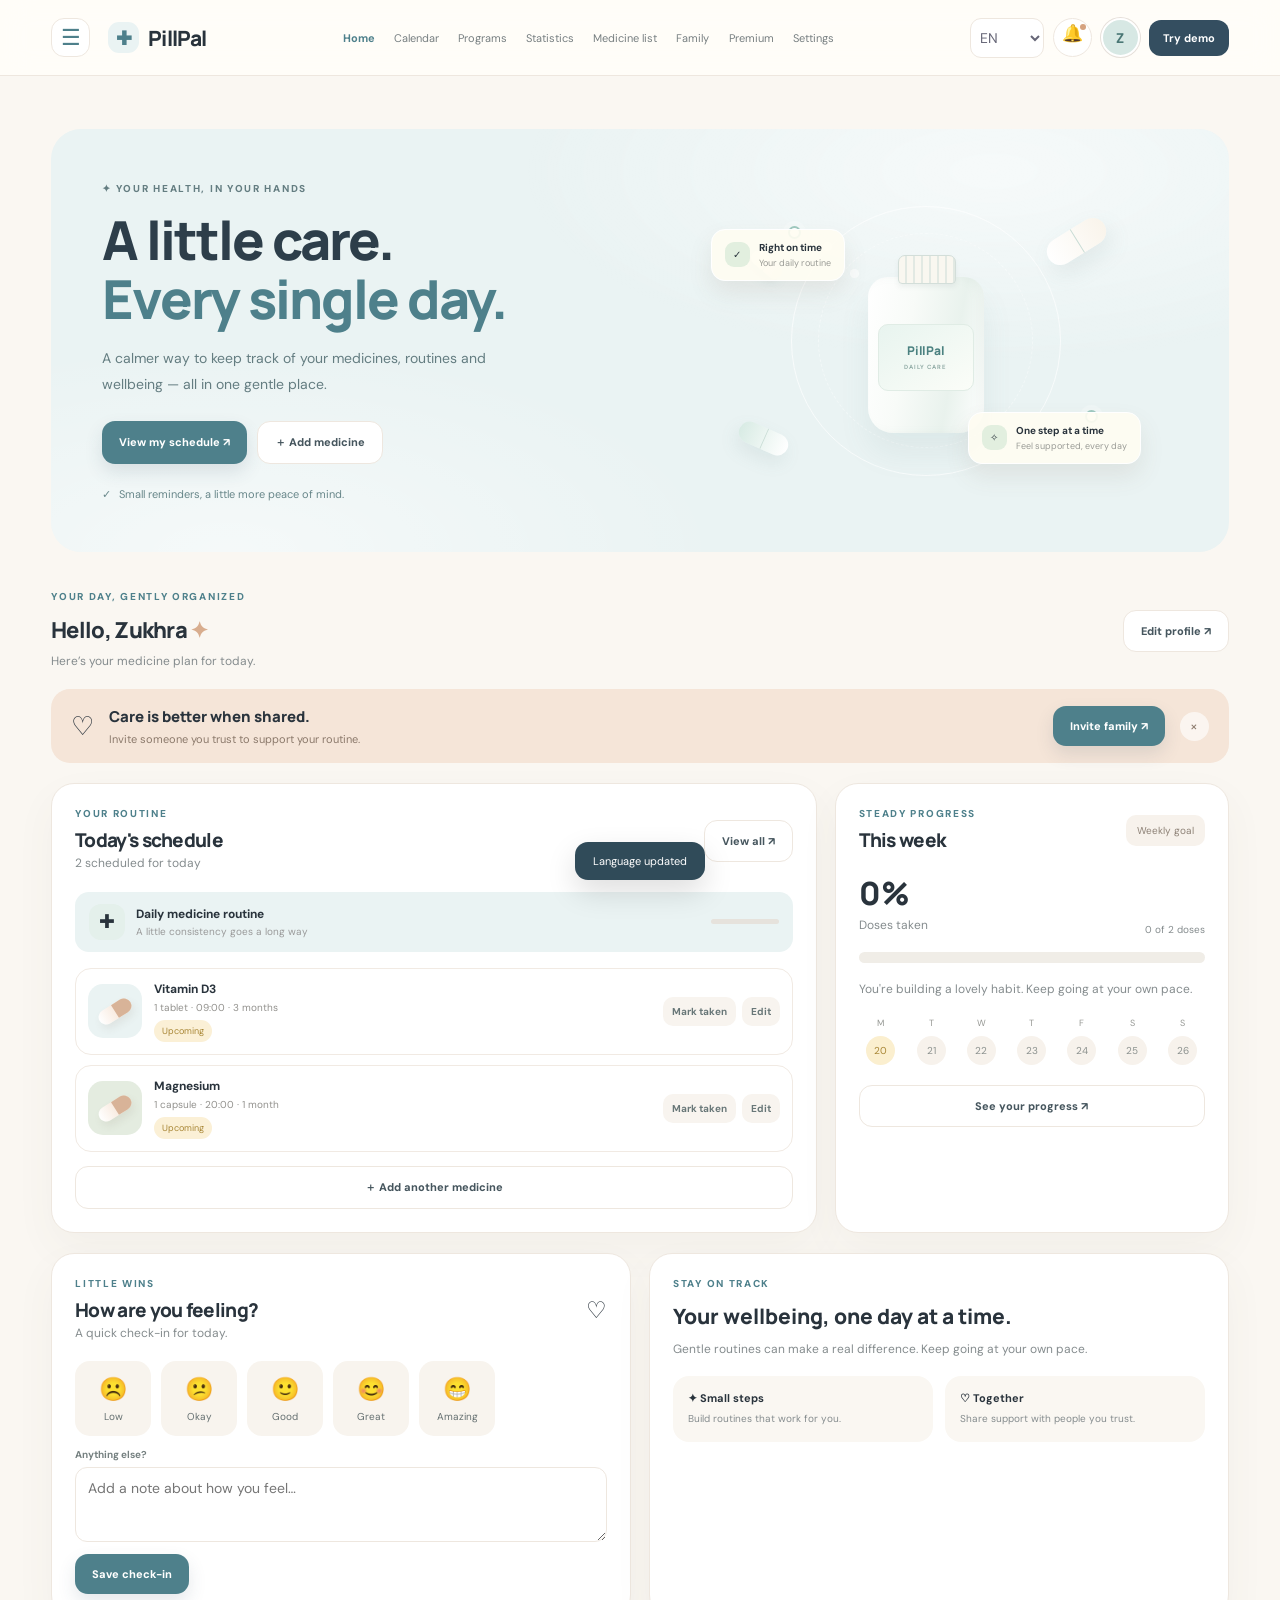
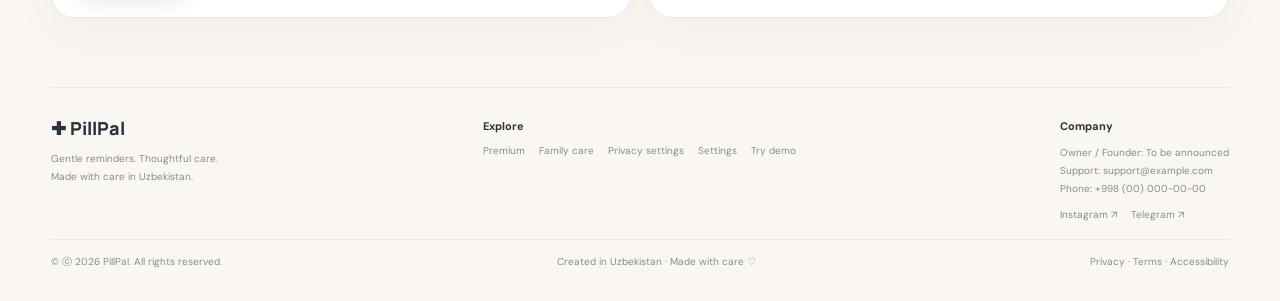
<file: index (7).html>
<!doctype html><html lang="en"><head><meta charset="utf-8"><meta name="viewport" content="width=device-width,initial-scale=1"><meta name="theme-color" content="#d9eeee"><title>PillPal — gentle medicine companion</title><link rel="stylesheet" href="styles.css"></head><body>
<header class="topbar"><button class="menu-toggle" id="menuOpen" aria-label="Open menu">☰</button><a class="brand" href="#home" data-go="home"><span class="brand-mark">✚</span>PillPal</a><nav class="desktop-nav" id="desktopNav"><a href="#home" data-go="home" class="active" data-t="home">Home</a><a href="#calendar" data-go="calendar" data-t="calendar">Calendar</a><a href="#programs" data-go="programs" data-t="programs">Programs</a><a href="#statistics" data-go="statistics" data-t="statistics">Statistics</a><a href="#medicines" data-go="medicines" data-t="medicines">Medicine list</a><a href="#family" data-go="family" data-t="family">Family</a><a href="#premium" data-go="premium" data-t="premium">Premium</a><a href="#settings" data-go="settings" data-t="settings">Settings</a></nav><div class="header-actions"><select id="languageTop" aria-label="Language"><option value="en">EN</option><option value="ru">RU</option><option value="uz">UZ</option><option value="de">DE</option><option value="zh">中文</option><option value="ko">한국어</option></select><button class="icon-btn" id="notifyBtn" aria-label="Notifications" title="Notifications">♧<span style="position:absolute;width:6px;height:6px;border-radius:50%;background:#d5a27f;right:5px;top:5px"></span></button><button class="avatar" id="avatarTop" aria-label="Open profile">Z</button><button class="try-demo" id="tryDemoTop">Try demo</button></div></header>
<div class="notification-popover" id="notificationPopover" aria-live="polite"><div class="notification-head"><b>Notifications</b><button class="tiny-btn" id="closeNotifications" type="button">Close</button></div><div id="notificationList"></div></div>
<div class="drawer" id="drawer"><div class="drawer-panel"><div class="drawer-brand"><a class="brand" href="#home" data-go="home"><span class="brand-mark">✚</span>PillPal</a><button class="icon-btn" id="menuClose">×</button></div><div class="drawer-nav" id="drawerNav"></div><div class="panel" style="margin-top:22px;padding:15px"><b id="drawerName">Zukhra</b><p class="muted">Personal account</p><button class="secondary" data-go="profile">Personal profile</button></div></div></div>
<main class="wrap">
<section class="section active" id="page-home"><div class="hero"><div class="hero-copy"><p class="eyebrow">✦ YOUR HEALTH, IN YOUR HANDS</p><h1>A little care.<br><em>Every single day.</em></h1><p>A calmer way to keep track of your medicines, routines and wellbeing — all in one gentle place.</p><div class="hero-buttons"><button class="primary" data-go="calendar">View my schedule ↗</button><button class="secondary" id="heroAdd">＋ Add medicine</button></div><div class="hero-note"><span>✓</span> Small reminders, a little more peace of mind.</div></div><div class="hero-art"><div class="bottle-scene"><div class="orbit"></div><div class="orbit two"></div><div class="bottle"><div class="bottle-label">PillPal<small>DAILY CARE</small></div></div><div class="cap c1"></div><div class="cap c2"></div><div class="cap c3"></div><span class="pill-dot d1"></span><span class="pill-dot d2"></span><div class="floating-note fn1"><span class="note-icon">✓</span><span><b>Right on time</b><small>Your daily routine</small></span></div><div class="floating-note fn2"><span class="note-icon">✧</span><span><b>One step at a time</b><small>Feel supported, every day</small></span></div></div></div></div>
<div class="welcome-row"><div><p class="eyebrow">YOUR DAY, GENTLY ORGANIZED</p><h2><span id="helloText">Hello, Zukhra</span> <span style="color:#d8ad8e">✦</span></h2><p class="muted">Here’s your medicine plan for today.</p></div><button class="secondary" data-go="profile">Edit profile ↗</button></div>
<div class="banner" id="familyBanner"><div style="font-size:26px">♡</div><div class="grow"><b>Care is better when shared.</b><p>Invite someone you trust to support your routine.</p></div><button class="primary small" data-go="family">Invite family ↗</button><button class="close" id="bannerClose" aria-label="Dismiss">×</button></div>
<div class="dashboard-grid"><div class="panel"><div class="section-head"><div><p class="eyebrow">YOUR ROUTINE</p><h2>Today's schedule</h2><p class="muted" id="scheduleCount">2 scheduled for today</p></div><button class="secondary" data-go="medicines">View all ↗</button></div><div class="schedule-summary"><div class="summary-icon">✚</div><div><b>Daily medicine routine</b><small id="scheduleSummaryText">A little consistency goes a long way</small></div><div class="summary-progress"><span id="scheduleProgress"></span></div></div><div class="med-list" id="homeMedicineList"></div><button class="secondary" id="homeAddMore" style="margin-top:14px;width:100%">＋ Add another medicine</button></div><div class="panel"><div class="section-head"><div><p class="eyebrow">STEADY PROGRESS</p><h2>This week</h2></div><span class="chip">Weekly goal</span></div><div class="progress-stat"><div><strong id="weekPercent">33%</strong><div class="muted">Doses taken</div></div><span id="weekFraction">2 of 6 doses</span></div><div class="progress-fill"><span id="weekBar"></span></div><p class="muted">You're building a lovely habit. Keep going at your own pace.</p><div class="week-days" id="weekDays"></div><button class="secondary" data-go="statistics" style="width:100%;margin-top:20px">See your progress ↗</button></div></div>
<div class="content-grid" style="margin-bottom:20px"><div class="panel"><div class="section-head"><div><p class="eyebrow">LITTLE WINS</p><h2>How are you feeling?</h2><p class="muted">A quick check-in for today.</p></div><span style="font-size:23px">♡</span></div><div class="mood-row" id="moodRow"><button class="mood" data-mood="Low"><span>☹️</span>Low</button><button class="mood" data-mood="Okay"><span>😕</span>Okay</button><button class="mood" data-mood="Good"><span>🙂</span>Good</button><button class="mood" data-mood="Great"><span>😊</span>Great</button><button class="mood" data-mood="Amazing"><span>😁</span>Amazing</button></div><div class="field"><label for="moodNote">Anything else?</label><textarea id="moodNote" placeholder="Add a note about how you feel…"></textarea></div><button class="primary" id="saveMood">Save check-in</button><span class="muted" id="moodSaved" style="margin-left:10px"></span></div><div class="panel"><p class="eyebrow">STAY ON TRACK</p><h2 style="font:800 21px Manrope;margin:0 0 9px">Your wellbeing, one day at a time.</h2><p class="muted">Gentle routines can make a real difference. Keep going at your own pace.</p><div class="feature-list" style="margin-top:17px"><div class="feature"><b>✦ Small steps</b><p>Build routines that work for you.</p></div><div class="feature"><b>♡ Together</b><p>Share support with people you trust.</p></div></div></div></div></section>
<section class="section" id="page-calendar"><div class="page-title"><h1>Calendar</h1><p>See your medicine routine across days and months.</p></div><div class="content-grid"><div class="panel"><div class="calendar-head"><div class="month-control"><button id="prevMonth">‹</button><span id="monthLabel">October 2026</span><button id="nextMonth">›</button></div><button class="secondary" id="todayBtn">Today</button></div><div class="calendar-grid" id="calendarGrid"></div><div class="legend"><span><i style="background:#8ec69a"></i>All taken</span><span><i style="background:#e8c66b"></i>Partially taken</span><span><i style="background:#e5a198"></i>Missed</span><span><i style="background:#eee8df"></i>No dose planned</span></div></div><div class="panel"><p class="eyebrow">SELECTED DAY</p><h2 id="selectedDateTitle" style="font:800 20px Manrope;margin:0 0 8px">Today’s doses</h2><p class="muted" id="selectedDateDesc">Your schedule for this day.</p><div id="selectedDateList" class="med-list" style="margin-top:17px"></div><button class="primary" data-go="medicines" style="margin-top:16px">Manage medicines</button></div></div></section>
<section class="section" id="page-programs"><div class="page-title"><h1>Programs</h1><p>Keep your own routines and the routines you help care for in one place.</p></div><div class="content-grid"><div class="panel"><div class="section-head"><h2>My programs</h2><button class="primary small" id="programAdd">＋ Add program</button></div><div id="myPrograms"></div></div><div class="panel"><div class="section-head"><h2>Family</h2><button class="secondary" data-go="family">Manage family ↗</button></div><div id="familyPrograms"></div><p class="muted">Family demo is read-only. Shared details depend on the permissions you choose.</p></div></div></section>
<section class="section" id="page-statistics"><div class="page-title"><h1>Statistics</h1><p>Your progress at a glance — choose a time range to explore.</p></div><div class="filters" id="statsFilters"><button class="filter" data-period="day">This day</button><button class="filter active" data-period="week">This week</button><button class="filter" data-period="month">This month</button><button class="filter" data-period="year">This year</button></div><div class="stat-grid"><div class="stat-card"><small>Adherence rate</small><strong id="adherenceRate">83%</strong><span>↑ Your consistency</span></div><div class="stat-card"><small>Doses taken</small><strong id="dosesTaken">10</strong><span>Recorded check-ins</span></div><div class="stat-card"><small>Best streak</small><strong id="bestStreak">6 days</strong><span>One day at a time</span></div><div class="stat-card"><small>Current streak</small><strong id="currentStreak">3 days</strong><span>Keep it gentle</span></div></div><div class="content-grid"><div class="panel"><div class="section-head"><div><p class="eyebrow">YOUR PROGRESS IN MOTION</p><h2>Adherence over time</h2></div><span class="chip" id="chartPeriod">This week</span></div><div class="bar-chart" id="adherenceChart"></div></div><div class="panel"><div class="section-head"><div><p class="eyebrow">DAILY COMPARISON RATE</p><h2>Daily completion rate</h2></div></div><div id="dailyComparison"></div></div><div class="panel"><p class="eyebrow">RECENT CHECK-INS</p><h2 style="font:800 19px Manrope;margin:0 0 17px">Recent check-ins</h2><div id="recentCheckins" class="timeline"></div></div><div class="panel"><p class="eyebrow">EVENT TIMELINE</p><h2 style="font:800 19px Manrope;margin:0 0 17px">Recent activity</h2><div id="eventTimeline" class="timeline"></div></div></div></section>
<section class="section" id="page-medicines"><div class="page-title"><h1>Medicine list</h1><p>Organize your medicines, reminders, and course details.</p></div><div class="panel"><div class="medicine-toolbar"><input class="search" id="medicineSearch" placeholder="⌕  Search medicines…" aria-label="Search medicines"><button class="primary" id="addMedicineBtn">＋ Add medicine</button></div><div class="filters" id="medicineFilters"><button class="filter active" data-filter="all">All medicines</button><button class="filter" data-filter="active">Active</button><button class="filter" data-filter="completed">Completed</button><button class="filter" data-filter="repeat">Auto repeat</button></div><div id="medicineListFull" class="med-list"></div><div id="medicineEmpty" class="empty hidden">No medicines match your search. Add one to get started.</div></div></section>
<section class="section" id="page-family"><div class="page-title"><h1>Family integration</h1><p>Always take care of your family. Your circle, your choice.</p></div><div class="content-grid"><div class="panel"><div class="section-head"><div><p class="eyebrow">YOUR CIRCLE</p><h2>People you care about</h2></div><button class="primary small" id="invitePerson">＋ Invite someone</button></div><p class="muted">Sharing can be changed anytime.</p><div class="family-circle" id="familyCircle"></div><div style="text-align:center;padding:6px 0 15px"><b id="circleCount">3 people in your circle ♡</b><p class="muted">Connect people you trust.</p></div><button class="secondary" id="addFamilyPerson" style="width:100%">＋ Add a person to your circle</button></div><div class="panel"><p class="eyebrow">CONNECTED PEOPLE</p><h2 style="font:800 20px Manrope;margin:0 0 15px">Connected people</h2><div id="connectedPeople"></div></div><div class="panel full"><p class="eyebrow">HOW IT WORKS</p><h2 style="font:800 20px Manrope;margin:0 0 18px">A simple, thoughtful setup</h2><div class="feature-list"><div class="feature"><b>01 · Share your code</b><p>Send an invite code to someone you trust.</p></div><div class="feature"><b>02 · Connect together</b><p>They can join your demo circle with your permission.</p></div><div class="feature"><b>03 · Choose permissions</b><p>Decide what each person can view. Family sample data is read-only.</p></div><div class="feature"><b>04 · Your demo</b><p>Try the family features without connecting a real account.</p></div></div><div class="field-grid" style="margin-top:15px"><div class="field"><label>Invite code</label><input id="inviteCode" value="PILL-CARE-26" readonly></div><div class="field" style="align-self:end"><button class="primary" id="copyCode">Copy code</button></div></div></div></div></section>
<section class="section" id="page-premium"><div class="page-title"><h1>PillPal Premium</h1><p>A little more support. A lot more peace of mind.</p></div><div class="hero" style="min-height:210px;margin:0 0 20px;padding:32px;background:#e8eee2;grid-template-columns:1.2fr .8fr"><div class="hero-copy"><p class="eyebrow">PILLPAL PREMIUM</p><h1 style="font-size:35px">More care,<br><em>more clarity.</em></h1><p>Explore deeper insights and thoughtful family support.</p><button class="primary" id="explorePremium">Explore Premium ↗</button></div><div style="display:grid;place-items:center;font-size:100px;color:#6a9b8b">✧</div></div><div class="feature-list" style="margin-bottom:23px"><div class="feature"><b>✦ Deeper Insights</b><p>Understand your routine over time.</p></div><div class="feature"><b>♡ Family Support</b><p>Share care with your trusted circle.</p></div><div class="feature"><b>▤ Care Summaries</b><p>Keep helpful summaries together.</p></div><div class="feature"><b>☼ Personal Plans</b><p>Explore routines tailored to your needs.</p></div></div><div class="section-head"><div><p class="eyebrow">CHOOSE YOUR PLAN</p><h2>Find your fit</h2></div></div><div class="plans"><div class="plan"><span class="chip">Try it out</span><h3>Free trial</h3><div class="price">$0</div><p>Try Premium for 3 days. No payment is processed in this demo.</p><button class="secondary plan-btn" data-plan="free">Try free for 3 days</button></div><div class="plan featured"><span class="chip">Flexible</span><h3>Monthly</h3><div class="price">$15<span style="font:500 11px 'DM Sans'"> / month</span></div><p>Flexible monthly access to Premium features.</p><button class="primary plan-btn" data-plan="monthly">Continue with monthly plan</button></div><div class="plan"><span class="chip">Best value</span><h3>Yearly</h3><div class="price">$100<span style="font:500 11px 'DM Sans'"> / year</span></div><p>One yearly plan with the same thoughtful support.</p><button class="primary plan-btn" data-plan="yearly">Continue with yearly plan</button></div></div><div class="panel" style="margin-top:18px"><p class="eyebrow">PAYMENT INFORMATION</p><h2 style="font:800 18px Manrope;margin:0 0 8px">Secure checkout preview</h2><p class="muted">This is a UI demo only. No PayPal checkout, billing, or payment processing is connected. A real launch needs a verified payment provider and clear subscription terms.</p><button class="secondary" id="paymentInfo" style="margin-top:13px">View payment details</button></div></section>
<section class="section" id="page-settings"><div class="page-title"><h1>Settings</h1><p>Make it yours — a calmer space that works for you.</p></div><div class="settings-grid"><div class="panel"><p class="eyebrow">APPEARANCE</p><h2 style="font:800 19px Manrope;margin:0 0 8px">Make it yours</h2><div class="setting-row"><div><b>Dark mode</b><small>A softer look for evenings.</small></div><button class="switch" id="darkToggle" role="switch" aria-checked="false"></button></div><div class="setting-row"><div><b>Color theme</b><small>Choose a seasonal look.</small></div><select id="themeSelect" style="border:1px solid var(--line);border-radius:10px;padding:8px;background:white"><option value="spring">Spring garden</option><option value="ocean">Ocean breeze</option><option value="autumn">Autumn warmth</option><option value="winter">Winter frost</option><option value="blossom">Soft blossom</option></select></div><div class="field"><label>Choose any accent</label><div class="swatches" id="swatches"><button class="swatch selected" data-color="#6aa9aa" style="background:#6aa9aa" aria-label="Teal"></button><button class="swatch" data-color="#9c9acb" style="background:#9c9acb" aria-label="Lavender"></button><button class="swatch" data-color="#d39aab" style="background:#d39aab" aria-label="Rose"></button><button class="swatch" data-color="#86a77e" style="background:#86a77e" aria-label="Sage"></button><button class="swatch" data-color="#d0a05f" style="background:#d0a05f" aria-label="Gold"></button><button class="swatch" data-color="#6d9fc6" style="background:#6d9fc6" aria-label="Blue"></button><button class="swatch" data-color="#c77d59" style="background:#c77d59" aria-label="Terracotta"></button></div><input type="color" id="customColor" value="#6aa9aa" aria-label="Custom accent color" style="height:40px;width:100%;border:1px solid var(--line);border-radius:10px;background:white;padding:4px"></div><div class="field"><label>Font size · preview changes as you move the slider</label><input class="range" id="fontSize" type="range" min="12" max="17" value="14"><div class="muted"><span id="fontSizeValue">14</span> px base size</div></div></div>
<div class="panel"><p class="eyebrow">REMINDERS</p><h2 style="font:800 19px Manrope;margin:0 0 8px">Gentle reminders</h2><div class="setting-row"><div><b>Phone notifications</b><small>Enable browser notifications when supported.</small></div><button class="switch" id="phoneNotify" role="switch" aria-checked="false"></button></div><div class="setting-row"><div><b>Sound preview</b><small>Play a short reminder sound.</small></div><button class="secondary" id="soundPreview">▶ Preview</button></div><div class="setting-row"><div><b>Vibration</b><small>Turn vibration on or off where supported.</small></div><button class="switch on" id="vibrationToggle" role="switch" aria-checked="true"></button></div><div class="field"><label>Reminder volume · <span id="volumeValue">65%</span></label><input class="range" type="range" id="volumeRange" min="0" max="100" value="65"></div><div class="field"><label>Language</label><select id="languageSettings"><option value="en">English</option><option value="ru">Русский</option><option value="uz">O‘zbekcha</option><option value="de">Deutsch</option><option value="zh">中文</option><option value="ko">한국어</option></select></div></div>
<div class="panel"><p class="eyebrow">PRIVACY & DATA</p><h2 style="font:800 19px Manrope;margin:0 0 8px">Your data, your choice</h2><div class="setting-row"><div><b>Family data sharing</b><small>Manage what your circle can see.</small></div><button class="secondary" data-go="family">Manage</button></div><div class="setting-row"><div><b>Local demo data</b><small>Demo information is saved in this browser.</small></div><button class="secondary" id="exportData">Export JSON</button></div><div class="setting-row"><div><b>Clear data</b><small>Remove the saved demo data from this browser.</small></div><button class="tiny-btn" id="clearData">Clear data</button></div><p class="muted" style="margin-top:13px">Your health data stays private. You choose what to share.</p></div><div class="panel"><p class="eyebrow">YOUR ACCOUNT</p><h2 style="font:800 19px Manrope;margin:0 0 8px">Personal account</h2><p class="muted">Update your details or reset the demo to try it again.</p><button class="secondary" data-go="profile" style="margin-top:14px">Personal profile</button><button class="primary" id="resetDemo" style="margin:14px 0 0 7px">Reset demo</button><div class="muted" id="resetInfo" style="margin-top:10px"></div></div></div></section>
<section class="section" id="page-profile"><div class="page-title"><h1>Your account</h1><p>Personal profile · Update your personal details.</p></div><div class="panel"><div style="display:flex;align-items:center;gap:17px;margin-bottom:20px"><button class="avatar" id="profileAvatar" style="width:76px;height:76px;font-size:27px">Z</button><div><b style="font:800 17px Manrope" id="profileHeading">Zukhra</b><p class="muted">Personal account</p><label class="secondary" for="photoInput" style="display:inline-flex;cursor:pointer;margin-top:7px">▧ Add profile photo</label><input type="file" id="photoInput" accept="image/*" class="hidden"><div style="font-size:10px;color:#7d9691;margin-top:7px">Use the small palette button to personalize your avatar.</div></div><button class="icon-btn" id="avatarPalette" title="Avatar color palette" style="margin-left:auto">▦</button></div><div class="swatches" id="avatarSwatches"><button class="swatch selected" data-color="#d7e8e4" style="background:#d7e8e4"></button><button class="swatch" data-color="#f1d9c7" style="background:#f1d9c7"></button><button class="swatch" data-color="#dcd9f1" style="background:#dcd9f1"></button><button class="swatch" data-color="#dce9cf" style="background:#dce9cf"></button><button class="swatch" data-color="#f1d8df" style="background:#f1d8df"></button></div><form id="profileForm"><div class="field-grid"><div class="field"><label for="profileName">Name</label><input id="profileName" placeholder="Your name" value="Zukhra" required></div><div class="field"><label for="profileLast">Last name</label><input id="profileLast" placeholder="Your last name" value="Kahramonova"></div><div class="field"><label for="profileEmail">Email</label><input id="profileEmail" type="email" placeholder="you@example.com"></div><div class="field"><label for="profileMobile">Mobile</label><input id="profileMobile" type="tel" placeholder="Phone number"></div><div class="field"><label for="courseDuration">Course duration</label><select id="courseDuration"><option>1 month</option><option>3 months</option><option>6 months</option><option>Ongoing</option></select></div><div class="field"><label for="profileGender">Gender</label><select id="profileGender"><option value="">Prefer not to say</option><option>Female</option><option>Male</option><option>Other</option></select></div><div class="field full"><label for="profileCity">City</label><input id="profileCity" placeholder="Your city"></div></div><button class="primary" type="submit">Save profile</button><span class="muted" id="profileSaved" style="margin-left:10px"></span></form></div></section>
<section class="section" id="page-about"><div class="page-title"><h1>About PillPal</h1><p>A gentle demo companion for medicine routines and family care.</p></div><div class="panel"><h2 style="font:800 20px Manrope">Care, made a little simpler.</h2><p class="muted">PillPal is a demo interface. It is not a medical device, does not replace professional advice, and does not send reminders when this demo is closed.</p><button class="secondary" data-go="settings">Privacy settings</button> <button class="secondary" data-go="family">Family care</button> <button class="secondary" id="aboutTryDemo">Try demo</button></div></section>
<section class="section" id="page-help"><div class="page-title"><h1>Help & Support</h1><p>Find your way around the PillPal demo.</p></div><div class="panel"><h2 style="font:800 19px Manrope">Need a hand?</h2><p class="muted">For this prototype, contact details are placeholders and no support inbox is connected.</p><div class="feature-list" style="margin-top:15px"><div class="feature"><b>Medicine routines</b><p>Add, edit, reschedule, and mark demo medicines as taken.</p></div><div class="feature"><b>Privacy</b><p>Use settings to export or clear local demo data.</p></div></div></div></section>
<footer class="footer"><div class="footer-top"><div><a href="#home" data-go="home" class="footer-brand">✚ PillPal</a><p>Gentle reminders. Thoughtful care.<br>Made with care in Uzbekistan.</p></div><div><b style="font-size:11px;color:var(--ink)">Explore</b><div class="footer-links" style="margin-top:10px"><a href="#premium" data-go="premium">Premium</a><a href="#family" data-go="family">Family care</a><a href="#settings" data-go="settings">Privacy settings</a><a href="#settings" data-go="settings">Settings</a><a href="#home" data-go="home">Try demo</a></div></div><div><b style="font-size:11px;color:var(--ink)">Company</b><p>Owner / Founder: To be announced<br>Support: support@example.com<br>Phone: +998 (00) 000-00-00</p><div class="footer-links"><a href="#about" data-go="about">Instagram ↗</a><a href="#about" data-go="about">Telegram ↗</a></div></div></div><div class="footer-bottom"><span>© ⓒ 2026 PillPal. All rights reserved.</span><span>Created in Uzbekistan · Made with care ♡</span><span><a href="#settings" data-go="settings">Privacy</a> · <a href="#settings" data-go="settings">Terms</a> · <a href="#about" data-go="about">Accessibility</a></span></div></footer></main>
<div class="modal-backdrop" id="medicineModal"><div class="modal"><div class="modal-head"><h2 id="medicineModalTitle">Add a medicine</h2><button class="close-modal" data-close="medicineModal">×</button></div><p class="muted">Add the details for your demo medicine.</p><form id="medicineForm"><input type="hidden" id="editMedicineId"><div class="field-grid"><div class="field"><label>Medicine name</label><input id="medName" required placeholder="e.g. Vitamin D"></div><div class="field"><label>Dose</label><input id="medDose" placeholder="e.g. 1 tablet"></div><div class="field"><label>Time</label><input id="medTime" type="time" value="09:00" required></div><div class="field"><label>Course duration</label><select id="medCourse"><option>1 month</option><option>3 months</option><option>6 months</option><option>Ongoing</option></select></div><div class="field"><label>Status</label><select id="medStatus"><option value="active">Active</option><option value="completed">Completed</option></select></div><div class="field"><label>Auto repeat</label><select id="medRepeat"><option value="yes">On</option><option value="no">Off</option></select></div><div class="field full"><label>Medicine info / instructions</label><textarea id="medInfo" placeholder="Optional notes (not medical advice)"></textarea></div></div><div style="display:flex;gap:8px;flex-wrap:wrap"><button class="primary" type="submit">Save medicine</button><button class="secondary" type="button" data-close="medicineModal">Cancel</button></div></form></div></div>
<div class="modal-backdrop" id="familyModal"><div class="modal"><div class="modal-head"><h2>Invite someone</h2><button class="close-modal" data-close="familyModal">×</button></div><p class="muted">Add a family demo profile. It is sample data only and does not send an invitation.</p><form id="familyForm"><div class="field"><label>Name</label><input id="familyName" required placeholder="e.g. Alex"></div><div class="field"><label>Relationship</label><select id="familyRelation"><option>Family member</option><option>Parent</option><option>Sibling</option><option>Partner</option><option>Friend</option><option>Caregiver</option></select></div><div class="field"><label>Permission</label><select id="familyPermission"><option>Read only</option><option>View reminders</option><option>View progress</option></select></div><button class="primary">Add to my circle</button></form></div></div>
<div class="modal-backdrop" id="paymentModal"><div class="modal"><div class="modal-head"><h2>Payment information</h2><button class="close-modal" data-close="paymentModal">×</button></div><p class="muted">This is a prototype. No payment is collected and no PayPal connection is configured. Before launch, connect a verified payment provider, show the renewal date and cancellation policy, and protect payment data.</p><button class="primary" data-close="paymentModal">Got it</button></div></div><div class="toast" id="toast" role="status"></div>
<script src="script.js"></script></body></html>
</file>
<file: styles.css>
@import url('https://fonts.googleapis.com/css2?family=DM+Sans:wght@400;500;600;700&family=Manrope:wght@400;500;600;700;800&display=swap');
:root{--ink:#29333c;--muted:#858c8e;--paper:#faf7f2;--white:#fff;--blue:#d9eeee;--accent:#6aa9aa;--accent2:#3e777b;--peach:#f3dfd0;--sage:#dfeade;--line:#eee7df;--shadow:0 16px 42px #5b4c3b0c;--radius:23px}*{box-sizing:border-box}html{scroll-behavior:smooth}body{margin:0;background:var(--paper);color:var(--ink);font:14px 'DM Sans',sans-serif;transition:background .25s,color .25s}button,input,select,textarea{font:inherit}button{cursor:pointer;border:0}a{color:inherit;text-decoration:none}.topbar{height:76px;position:sticky;top:0;z-index:30;display:flex;align-items:center;gap:18px;padding:0 clamp(16px,4vw,55px);background:#fffdf9ed;backdrop-filter:blur(15px);border-bottom:1px solid var(--line)}.menu-toggle,.icon-btn{width:39px;height:39px;display:grid;place-items:center;border-radius:50%;background:#fff;border:1px solid var(--line);color:#567578;font-size:20px;flex-shrink:0}.menu-toggle{border-radius:13px;font-size:22px}.brand{display:flex;align-items:center;gap:9px;font:800 21px Manrope,sans-serif;letter-spacing:-.8px;white-space:nowrap}.brand-mark{width:31px;height:31px;display:grid;place-items:center;background:#d8eeee;border-radius:11px;color:#397d80;font-size:19px}.desktop-nav{display:flex;align-items:center;gap:clamp(10px,1.5vw,22px);margin:auto;font-size:11px;color:#777f80}.desktop-nav a{padding:10px 0;white-space:nowrap}.desktop-nav a.active,.desktop-nav a:hover{color:var(--accent2);font-weight:700}.header-actions{display:flex;align-items:center;gap:9px}.header-actions select{max-width:95px;border:1px solid var(--line);background:#fff;border-radius:11px;padding:9px 5px;color:#667}.avatar{width:39px;height:39px;border-radius:50%;background:#d7e8e4;color:#4a7775;font-weight:800;overflow:hidden;display:grid;place-items:center;border:2px solid white;box-shadow:0 0 0 1px #e6e0da;flex-shrink:0;padding:0}.avatar img{width:100%;height:100%;object-fit:cover}.try-demo{background:#344e60;color:white;border-radius:12px;padding:11px 14px;font-size:11px;font-weight:700;white-space:nowrap}.wrap{max-width:1450px;margin:auto;padding:0 clamp(16px,4vw,55px)}.hero{margin:25px 0 0;min-height:370px;border-radius:30px;background:#d9eeee;display:grid;grid-template-columns:1.05fr .95fr;padding:clamp(25px,4vw,55px);gap:15px;overflow:hidden;position:relative}.hero:before{content:'';position:absolute;inset:0;background:radial-gradient(ellipse at 80% 10%,#fff9,transparent 35%),radial-gradient(ellipse at 15% 100%,#fff8,transparent 35%);pointer-events:none}.hero-copy{align-self:center;position:relative;z-index:2;max-width:530px}.eyebrow{font-size:10px;letter-spacing:1.7px;font-weight:800;color:#689b9c;margin:0 0 12px}.hero h1{font:800 clamp(34px,4.2vw,57px)/1.1 Manrope,sans-serif;letter-spacing:-2px;color:#2d3e4a;margin:0 0 18px}.hero h1 em{font-style:normal;color:#508d91}.hero-copy>p{color:#647d81;line-height:1.8;max-width:420px}.hero-buttons{display:flex;gap:10px;flex-wrap:wrap;margin-top:24px}.primary,.secondary{display:inline-flex;justify-content:center;align-items:center;gap:8px;border-radius:13px;padding:13px 17px;font-size:11px;font-weight:800;transition:transform .2s,box-shadow .2s}.primary{background:#344e60;color:white;box-shadow:0 8px 18px #334a6020}.secondary{background:#fff;color:#46565e;border:1px solid var(--line)}.primary:hover,.secondary:hover{transform:translateY(-2px)}.hero-note{display:flex;align-items:center;gap:8px;margin-top:23px;font-size:11px;color:#68878a}.hero-art{min-height:290px;display:grid;place-items:center;position:relative}.bottle-scene{width:min(100%,430px);height:310px;position:relative;display:grid;place-items:center}.orbit{position:absolute;border:1px solid #ffffffa8;width:270px;height:270px;border-radius:50%;animation:spin 35s linear infinite}.orbit:after{content:'';position:absolute;width:9px;height:9px;border-radius:50%;background:#fff;top:35px;left:31px}.orbit.two{width:215px;height:215px;border-style:dashed;opacity:.6;animation-direction:reverse;animation-duration:45s}.bottle{position:relative;width:122px;height:168px;margin-top:28px;border-radius:25px 25px 28px 28px;background:linear-gradient(105deg,#fff 0%,#f8f6ee 26%,#fff 48%,#e5eeeb 100%);box-shadow:inset -8px 0 12px #7f9b9718,0 25px 35px #5b89851e;z-index:3;animation:bob 4s ease-in-out infinite}.bottle:before{content:'';position:absolute;top:-24px;left:31px;width:60px;height:29px;border-radius:8px 8px 4px 4px;background:repeating-linear-gradient(90deg,#f4f2e9 0 5px,#d9e2dd 5px 7px);border:1px solid #d3ded9;box-shadow:0 3px 5px #77918a1b}.bottle:after{content:'';position:absolute;left:12px;right:12px;top:50px;height:70px;border-radius:12px;background:linear-gradient(145deg,#e2f2ed,#f8fcf7);border:1px solid #dce9e2}.bottle-label{position:absolute;z-index:4;top:70px;left:0;width:100%;text-align:center;font:800 13px Manrope,sans-serif;color:#4b8180;letter-spacing:-.4px}.bottle-label small{display:block;font:600 7px 'DM Sans';letter-spacing:1.2px;margin-top:4px;color:#8aa6a0}.cap{position:absolute;z-index:2;width:65px;height:27px;border-radius:30px;background:linear-gradient(90deg,#fff,#f9f4eb);box-shadow:0 10px 22px #678c851e;transform:rotate(-32deg);animation:float 5s ease-in-out infinite}.cap:after{content:'';position:absolute;left:50%;top:0;bottom:0;width:1px;background:#c8dcd5}.cap.c1{top:42px;right:32px}.cap.c2{bottom:44px;left:20px;transform:rotate(24deg) scale(.8);background:linear-gradient(90deg,#d8ebe4,#fff)}.cap.c3{top:65px;left:23px;transform:rotate(40deg) scale(.55);animation-delay:-2s}.pill-dot{position:absolute;width:13px;height:13px;border-radius:50%;background:#fff;border:2px solid #9fc9c0;box-shadow:0 0 0 5px #ffffff35;animation:float 3.5s ease-in-out infinite}.pill-dot.d1{right:43px;bottom:73px}.pill-dot.d2{left:77px;top:40px;animation-delay:-1s}.floating-note{position:absolute;z-index:5;display:flex;align-items:center;gap:9px;background:#fffdf2e8;border:1px solid white;border-radius:14px;padding:11px 13px;box-shadow:0 12px 25px #6c54401a;font-size:10px}.floating-note b,.floating-note small{display:block}.floating-note small{color:#9a9b96;margin-top:3px;font-size:9px}.fn1{left:0;top:43px}.fn2{right:0;bottom:32px}.note-icon{width:25px;height:25px;border-radius:9px;background:#e2efdf;display:grid;place-items:center}.welcome-row{display:flex;justify-content:space-between;align-items:center;gap:16px;margin:38px 0 18px}.welcome-row h2,.section-head h2{font:800 22px Manrope,sans-serif;letter-spacing:-.7px;margin:0 0 6px}.muted{color:var(--muted);font-size:12px;line-height:1.7;margin:0}.dashboard-grid{display:grid;grid-template-columns:minmax(0,1.65fr) minmax(280px,.85fr);gap:18px;margin-bottom:20px}.panel{background:var(--white);border:1px solid var(--line);border-radius:var(--radius);padding:23px;box-shadow:var(--shadow);min-width:0}.section-head{display:flex;align-items:center;justify-content:space-between;gap:10px;margin-bottom:18px}.section-head h2{font-size:19px;margin:0}.section-head .eyebrow{margin-bottom:7px}.chip{background:#f7f2ec;border-radius:10px;padding:9px 11px;color:#8e8277;font-size:10px}.schedule-summary{display:flex;align-items:center;gap:11px;padding:12px 14px;border-radius:14px;background:#f8f6f2;margin-bottom:16px}.summary-icon{width:36px;height:36px;border-radius:12px;background:#e4f0eb;display:grid;place-items:center;font-size:19px}.schedule-summary b,.schedule-summary small{display:block}.schedule-summary b{font-size:12px}.schedule-summary small{font-size:10px;color:#999;margin-top:3px}.summary-progress{height:5px;width:68px;background:#e6e2dc;border-radius:10px;margin-left:auto;overflow:hidden}.summary-progress span{display:block;height:100%;width:33%;background:#9fc9be;border-radius:10px;transition:width .3s}.med-list{display:grid;gap:10px}.med-row{display:flex;align-items:center;gap:12px;border:1px solid #f1eae3;border-radius:16px;padding:12px}.med-thumb{width:54px;height:54px;border-radius:15px;background:#f3e3d7;display:grid;place-items:center;flex-shrink:0;position:relative}.med-thumb.green{background:#e4ece0}.mini-pill{width:36px;height:15px;border-radius:12px;background:linear-gradient(90deg,#fff,#f2d9c4);transform:rotate(-32deg);box-shadow:0 5px 8px #66513c17}.mini-pill:after{content:'';display:block;margin-left:50%;height:100%;background:#d8b398;border-radius:0 12px 12px 0}.med-info{flex:1;min-width:0}.med-info b,.med-info small{display:block}.med-info b{font-size:12px}.med-info small{font-size:10px;color:#92918d;margin-top:4px}.status{display:inline-flex;align-items:center;gap:5px;font-size:9px;color:#6e9a82;background:#e9f4e9;border-radius:20px;padding:5px 8px;margin-top:6px}.status.missed{background:#fae7e2;color:#b66b5d}.status.partial{background:#fbf0d6;color:#a88635}.med-actions{display:flex;gap:6px;flex-wrap:wrap;justify-content:flex-end}.tiny-btn{padding:8px 9px;border-radius:10px;background:#f8f4ef;color:#687778;font-size:10px;font-weight:700}.tiny-btn.done{background:#e3f1e7;color:#538b69}.progress-fill{height:11px;background:#f0ede7;border-radius:20px;overflow:hidden;margin:16px 0}.progress-fill span{height:100%;display:block;width:33%;background:linear-gradient(90deg,#a9d8cf,#6ca8a1);border-radius:20px;transition:width .4s}.progress-stat{display:flex;justify-content:space-between;align-items:end}.progress-stat strong{font:800 32px Manrope,sans-serif}.progress-stat span{font-size:10px;color:var(--muted)}.week-days{display:grid;grid-template-columns:repeat(7,1fr);gap:6px;margin-top:18px}.day-dot{text-align:center;color:#969894;font-size:9px}.day-dot span{width:29px;height:29px;display:grid;place-items:center;margin:7px auto 0;border-radius:50%;background:#f7f2ec;color:#8b918e;font-size:10px}.day-dot span.good{background:#dff0e4;color:#53876a}.day-dot span.partial{background:#fbefcf;color:#a88635}.section{display:none;padding:28px 0 34px;animation:fadeUp .35s ease}.section.active{display:block}.page-title{margin:0 0 22px}.page-title h1{font:800 clamp(25px,3vw,35px) Manrope,sans-serif;letter-spacing:-1px;margin:0 0 8px}.page-title p{margin:0;color:var(--muted);line-height:1.7}.content-grid{display:grid;grid-template-columns:repeat(2,minmax(0,1fr));gap:18px}.full{grid-column:1/-1}.calendar-head{display:flex;justify-content:space-between;align-items:center;gap:12px;margin-bottom:18px}.month-control{display:flex;align-items:center;gap:12px;font-weight:800;font:700 17px Manrope,sans-serif}.month-control button{width:32px;height:32px;border-radius:10px;background:#f5f0e9;color:#658b8b}.calendar-grid{display:grid;grid-template-columns:repeat(7,1fr);gap:7px}.calendar-grid .weekday{text-align:center;color:#999;font-size:10px;padding:8px 0}.cal-day{height:47px;border-radius:13px;background:#faf7f2;display:grid;place-items:center;position:relative;color:#687173;font-size:11px;border:1px solid transparent}.cal-day.blank{background:transparent}.cal-day.taken{background:#e3f1e6;color:#4d8863}.cal-day.partial{background:#fbf0d6;color:#a27d2e}.cal-day.missed{background:#f9e4df;color:#b55f56}.cal-day.today{border-color:var(--accent2);font-weight:800}.legend{display:flex;gap:14px;flex-wrap:wrap;margin-top:16px;font-size:10px;color:#858c8e}.legend i{display:inline-block;width:9px;height:9px;border-radius:50%;margin-right:5px}.filters{display:flex;gap:7px;flex-wrap:wrap;margin-bottom:15px}.filter{padding:9px 12px;border-radius:11px;background:#f5f0e9;color:#7b8585;font-size:10px;font-weight:700}.filter.active{background:#dcefee;color:#407c7f}.search{width:100%;border:1px solid var(--line);background:#fff;border-radius:13px;padding:12px 14px;outline:none;margin-bottom:13px}.search:focus,input:focus,select:focus,textarea:focus{border-color:#92c7c3;box-shadow:0 0 0 3px #92c7c31f;outline:none}.medicine-toolbar{display:grid;grid-template-columns:1fr auto;gap:10px}.stat-grid{display:grid;grid-template-columns:repeat(4,minmax(0,1fr));gap:12px;margin-bottom:18px}.stat-card{background:#fff;border:1px solid var(--line);border-radius:19px;padding:18px;box-shadow:var(--shadow)}.stat-card small{display:block;color:var(--muted);font-size:10px}.stat-card strong{display:block;font:800 27px Manrope,sans-serif;margin:9px 0 5px}.stat-card span{font-size:10px;color:#6d9b82}.bar-chart{height:180px;display:flex;align-items:end;gap:12px;border-bottom:1px solid var(--line);padding:15px 6px 0}.bar-wrap{flex:1;display:flex;flex-direction:column;align-items:center;justify-content:end;height:100%;gap:7px}.bar{width:min(100%,34px);min-height:4px;background:linear-gradient(180deg,#9bcfc7,#cce8df);border-radius:9px 9px 3px 3px;transition:height .3s}.bar-wrap small{font-size:9px;color:#919694}.timeline{display:grid;gap:12px}.timeline-item{display:flex;gap:12px;align-items:flex-start}.timeline-dot{width:10px;height:10px;border-radius:50%;background:#8fc6bb;margin-top:4px;box-shadow:0 0 0 5px #e9f4ee;flex-shrink:0}.timeline-item b{font-size:11px}.timeline-item p{font-size:10px;color:var(--muted);margin:4px 0 0;line-height:1.6}.program-card{border:1px solid var(--line);border-radius:18px;padding:17px;display:flex;gap:14px;align-items:center;margin-bottom:11px}.program-icon{width:52px;height:52px;border-radius:16px;background:#e4efea;display:grid;place-items:center;font-size:22px}.program-card .grow{flex:1}.program-card b{display:block;font-size:12px}.program-card small{display:block;color:var(--muted);font-size:10px;margin-top:5px}.pill-label{display:inline-block;border-radius:30px;background:#e5f1e8;color:#5b8a69;padding:5px 8px;font-size:9px;margin-top:7px}.family-circle{display:flex;justify-content:center;align-items:center;gap:14px;flex-wrap:wrap;padding:18px 0}.family-person{width:76px;text-align:center}.family-person .bubble{width:60px;height:60px;border-radius:50%;display:grid;place-items:center;margin:auto auto 8px;background:#d9eeee;color:#417c80;font-weight:800;font-size:18px;border:4px solid white;box-shadow:0 0 0 1px var(--line)}.family-person small{display:block;color:var(--muted);font-size:10px}.family-person.center .bubble{background:#f2dfd0;color:#9e7458}.family-person.add .bubble{background:#fff;border:1px dashed #9dbfbb;font-size:26px;color:#5a9290}.feature-list{display:grid;grid-template-columns:repeat(2,1fr);gap:12px}.feature{padding:15px;border-radius:16px;background:#faf7f2}.feature b{font-size:11px;display:block;margin-bottom:6px}.feature p{font-size:10px;line-height:1.6;color:var(--muted);margin:0}.plans{display:grid;grid-template-columns:repeat(3,minmax(0,1fr));gap:13px}.plan{border:1px solid var(--line);border-radius:20px;padding:20px;background:#fff;display:flex;flex-direction:column;gap:10px}.plan.featured{border:2px solid #8ebfbb;background:#f5fbf8}.plan h3{font:800 17px Manrope;margin:0}.price{font:800 29px Manrope}.plan p{font-size:10px;color:var(--muted);line-height:1.6;margin:0;flex:1}.settings-grid{display:grid;grid-template-columns:repeat(2,minmax(0,1fr));gap:16px}.setting-row{display:flex;justify-content:space-between;align-items:center;gap:12px;padding:12px 0;border-bottom:1px solid #f1ece5}.setting-row:last-child{border:0}.setting-row b{display:block;font-size:11px}.setting-row small{display:block;color:var(--muted);font-size:10px;margin-top:4px;line-height:1.5}.switch{width:43px;height:25px;border-radius:20px;background:#d9dcd9;padding:3px;flex-shrink:0;transition:background .2s}.switch:after{content:'';display:block;width:19px;height:19px;background:white;border-radius:50%;box-shadow:0 2px 5px #0002;transition:transform .2s}.switch.on{background:#70aaa4}.switch.on:after{transform:translateX(18px)}.swatches{display:flex;gap:8px;flex-wrap:wrap;margin:12px 0}.swatch{width:27px;height:27px;border-radius:50%;border:3px solid white;box-shadow:0 0 0 1px #ddd}.swatch.selected{box-shadow:0 0 0 2px #4c8385}.field{display:grid;gap:6px;margin:12px 0}.field label{font-size:10px;color:#758080;font-weight:700}.field input,.field select,.field textarea{width:100%;border:1px solid var(--line);border-radius:12px;padding:11px 12px;background:#fff;color:var(--ink)}.field textarea{min-height:75px;resize:vertical}.field-grid{display:grid;grid-template-columns:repeat(2,minmax(0,1fr));gap:12px}.range{width:100%;accent-color:#6aa9aa}.mood-row{display:flex;gap:10px;flex-wrap:wrap}.mood{background:#f8f4ee;border:1px solid transparent;border-radius:15px;padding:12px 10px;min-width:76px;text-align:center;color:#657071;font-size:10px}.mood span{font-size:23px;display:block;margin-bottom:6px}.mood.selected{border-color:#6aa9aa;background:#e5f3ef}.banner{margin:0 0 20px;padding:17px 20px;border-radius:19px;background:#f5e5d8;display:flex;align-items:center;gap:15px}.banner .grow{flex:1}.banner b{font:800 15px Manrope}.banner p{font-size:11px;color:#8b796b;margin:5px 0 0}.banner .close{background:#ffffff9e;border-radius:50%;width:29px;height:29px;color:#8b796b}.footer{border-top:1px solid var(--line);margin-top:15px;padding:28px 0 32px;color:#858c8e}.footer-top{display:flex;justify-content:space-between;gap:25px;flex-wrap:wrap}.footer-brand{font:800 18px Manrope;color:var(--ink)}.footer-links{display:flex;gap:14px;flex-wrap:wrap;font-size:10px}.footer p{font-size:10px;line-height:1.8}.footer-bottom{display:flex;justify-content:space-between;gap:15px;flex-wrap:wrap;border-top:1px solid var(--line);margin-top:18px;padding-top:15px;font-size:10px}.modal-backdrop{position:fixed;inset:0;background:#26353b6b;z-index:100;display:none;align-items:center;justify-content:center;padding:16px}.modal-backdrop.open{display:flex}.modal{width:min(100%,560px);max-height:90vh;overflow:auto;background:#fffdf9;border-radius:24px;padding:25px;box-shadow:0 30px 80px #17272b45}.modal-head{display:flex;justify-content:space-between;align-items:center;margin-bottom:8px}.modal-head h2{font:800 22px Manrope;margin:0}.close-modal{width:32px;height:32px;border-radius:50%;background:#f4eee7}.drawer{position:fixed;inset:0;z-index:80;display:none;background:#1f30384d}.drawer.open{display:block}.drawer-panel{width:min(320px,86vw);height:100%;background:#fffdf9;padding:22px;box-shadow:20px 0 60px #182c3020;overflow:auto;animation:slideIn .25s ease}.drawer-brand{display:flex;align-items:center;justify-content:space-between;margin-bottom:24px}.drawer-nav{display:grid;gap:6px}.drawer-nav button{display:flex;align-items:center;gap:12px;text-align:left;padding:13px 12px;border-radius:12px;background:transparent;color:#667373;font-size:12px}.drawer-nav button.active,.drawer-nav button:hover{background:#e6f2ef;color:#417c7e;font-weight:800}.toast{position:fixed;bottom:20px;left:50%;transform:translate(-50%,20px);background:#304b59;color:#fff;border-radius:13px;padding:12px 18px;font-size:11px;box-shadow:0 12px 30px #0002;opacity:0;pointer-events:none;transition:.25s;z-index:150}.toast.show{opacity:1;transform:translate(-50%,0)}.hidden{display:none!important}.empty{padding:30px;text-align:center;color:var(--muted);font-size:12px}.dark{--ink:#edf3f2;--muted:#a8b3b2;--paper:#182629;--white:#223438;--line:#34474a;--shadow:0 16px 42px #0002}.dark .topbar{background:#1d2d30ed}.dark .panel,.dark .stat-card,.dark .plan,.dark .modal,.dark .drawer-panel{background:#223438}.dark .hero{background:#2b474b}.dark .hero h1{color:#f2f8f6}.dark .hero-copy>p,.dark .hero-note{color:#c2d9d7}.dark .menu-toggle,.dark .icon-btn,.dark .avatar,.dark .field input,.dark .field select,.dark .field textarea,.dark .search,.dark .header-actions select{background:#2b4145;color:#eaf1ef;border-color:#405457}.dark .med-row,.dark .program-card{border-color:#3b4d50}.dark .schedule-summary,.dark .feature,.dark .tiny-btn,.dark .filter,.dark .chip,.dark .cal-day,.dark .mood{background:#2a4043;color:#e1e9e6}.dark .footer-brand{color:#f0f4f3}.dark .footer{border-color:#34474a}.dark .footer-bottom{border-color:#34474a}.dark .plan.featured{background:#294340}.dark .banner{background:#57473e}.dark .banner p{color:#e3c9b5}
@keyframes bob{0%,100%{transform:translateY(0) rotate(-1deg)}50%{transform:translateY(-8px) rotate(1deg)}}@keyframes float{0%,100%{translate:0 0;rotate:0deg}50%{translate:0 -13px;rotate:4deg}}@keyframes spin{to{transform:rotate(360deg)}}@keyframes fadeUp{from{opacity:0;transform:translateY(9px)}to{opacity:1;transform:none}}@keyframes slideIn{from{transform:translateX(-100%)}to{transform:none}}
@media(max-width:1180px){.desktop-nav{display:none}.topbar{justify-content:space-between}.header-actions{margin-left:auto}.dashboard-grid{grid-template-columns:1fr 320px}}@media(max-width:850px){.hero{grid-template-columns:1fr;padding:28px;gap:0}.hero-art{min-height:270px}.bottle-scene{height:275px}.dashboard-grid,.content-grid,.settings-grid{grid-template-columns:1fr}.stat-grid{grid-template-columns:repeat(2,minmax(0,1fr))}.plans{grid-template-columns:1fr}.plan{min-height:170px}.full{grid-column:auto}.try-demo{display:none}}@media(max-width:520px){.topbar{height:66px;padding:0 13px;gap:10px}.brand{font-size:18px}.brand-mark{width:28px;height:28px}.header-actions{gap:6px}.header-actions select{max-width:76px;font-size:10px}.avatar{width:35px;height:35px}.wrap{padding:0 13px}.hero{margin-top:14px;border-radius:23px;padding:25px 20px}.hero h1{font-size:37px}.hero-art{min-height:250px}.orbit{width:225px;height:225px}.orbit.two{width:180px;height:180px}.bottle{transform:scale(.88);margin-top:23px}.floating-note{padding:8px 9px;font-size:9px}.fn1{left:-4px}.fn2{right:-4px}.welcome-row{margin-top:28px}.welcome-row h2{font-size:19px}.panel{padding:17px;border-radius:19px}.med-row{flex-wrap:wrap}.med-actions{width:100%;justify-content:flex-start;padding-left:66px}.medicine-toolbar{grid-template-columns:1fr}.calendar-grid{gap:4px}.cal-day{height:39px;border-radius:10px}.calendar-grid .weekday{font-size:9px}.field-grid{grid-template-columns:1fr}.footer-top{display:grid}.footer-bottom{display:grid}.stat-card{padding:14px}.stat-card strong{font-size:23px}.mood{flex:1;min-width:70px}.program-card{align-items:flex-start;flex-wrap:wrap}.program-card .grow{min-width:60%}}

/* Refined original-style medicine bottle: softer glass, calmer details */
.bottle{width:116px;height:156px;border-radius:20px 20px 25px 25px;background:linear-gradient(100deg,#ffffff 0%,#f8fbf8 35%,#e9f2ed 70%,#fff 100%);box-shadow:inset -6px 0 10px #7f9b9710,0 20px 30px #5b898518;}
.bottle:before{top:-22px;left:30px;width:56px;height:27px;border-radius:7px 7px 4px 4px;background:repeating-linear-gradient(90deg,#f9f7f0 0 6px,#e2e9e3 6px 8px);}
.bottle:after{left:10px;right:10px;top:47px;height:65px;border-radius:10px;background:linear-gradient(145deg,#e8f4ef,#fbfdf8);border:1px solid #e0ece5;}
.bottle-label{top:65px;font-size:12px;letter-spacing:-.2px}.bottle-label small{font-size:6px;letter-spacing:1px}
/* Notifications dropdown */
.topbar{position:sticky}
.header-actions{position:relative}
#notifyBtn{position:relative;font-size:0}
#notifyBtn:before{content:'🔔';font-size:17px;line-height:1}
.notification-popover{position:absolute;right:48px;top:52px;width:min(350px,calc(100vw - 28px));max-height:420px;overflow:auto;background:#fff;border:1px solid var(--line);border-radius:18px;box-shadow:0 18px 45px #354c4c24;padding:16px;z-index:60;display:none}
.notification-popover.open{display:block;animation:noticeIn .18s ease-out}
@keyframes noticeIn{from{opacity:0;transform:translateY(-5px)}to{opacity:1;transform:translateY(0)}}
.notification-head{display:flex;align-items:center;justify-content:space-between;gap:12px;margin-bottom:12px}
.notification-head b{font:800 16px Manrope,sans-serif}
.notification-item{display:flex;gap:10px;padding:12px 0;border-top:1px solid #f1ece6;align-items:flex-start}
.notification-symbol{width:34px;height:34px;flex:0 0 34px;display:grid;place-items:center;border-radius:12px;background:#e3f0e9;color:#54877c;font-size:16px}
.notification-symbol.missed{background:#fae5e1;color:#b56e61}.notification-symbol.upcoming{background:#fbf0d7;color:#a27d31}
.notification-copy{flex:1;min-width:0}.notification-copy b{display:block;font-size:12px}.notification-copy p{font-size:11px;line-height:1.5;color:#89908e;margin:4px 0 0}
.notification-copy button{margin-top:7px;padding:6px 8px;border-radius:8px;background:#edf5ef;color:#4f806c;font-size:10px;font-weight:700}
.notification-empty{padding:15px 0;color:var(--muted);font-size:12px;line-height:1.6}
@media(max-width:520px){.notification-popover{right:0;top:49px}}

/* PillPal v5: consistent, user-controlled appearance across devices */
:root{color-scheme:light;--accentSoft:#eef7f6}
html{background:var(--paper);color-scheme:light}
body{background:var(--paper);color:var(--ink);color-scheme:light}
body.dark{color-scheme:dark}
.primary{background:var(--accent2);color:#fff}
.primary:hover{filter:brightness(1.06)}
.brand-mark{background:var(--accentSoft);color:var(--accent2)}
.desktop-nav a.active,.desktop-nav a:hover{color:var(--accent2)}
.hero{background:var(--accentSoft)}
.hero h1 em,.eyebrow{color:var(--accent2)}
.menu-toggle,.icon-btn{color:var(--accent2)}
.switch.on{background:var(--accent)}
.range{accent-color:var(--accent)}
.filter.active,.mood.selected{background:var(--accentSoft);color:var(--accent2);border-color:var(--accent)}
.progress-fill span,.summary-progress span{background:var(--accent)}
.bar{background:linear-gradient(180deg,var(--accent),var(--accentSoft))}
.cal-day.today{border-color:var(--accent2)}
.drawer-nav button.active,.drawer-nav button:hover{background:var(--accentSoft);color:var(--accent2)}
.schedule-summary{background:var(--accentSoft)}
.med-thumb{background:var(--accentSoft)}
.program-icon{background:var(--accentSoft);color:var(--accent2)}
.family-person .bubble{background:var(--accentSoft);color:var(--accent2)}
.plan.featured{border-color:var(--accent);background:var(--accentSoft)}
.field input:focus,.field select:focus,.field textarea:focus,.search:focus{border-color:var(--accent);box-shadow:0 0 0 3px color-mix(in srgb,var(--accent) 15%,transparent)}
.dark .hero{background:#263d42}
.dark .hero h1 em,.dark .eyebrow{color:#a9d8d2}
.dark .secondary,.dark .field input,.dark .field select,.dark .field textarea,.dark .search,.dark .header-actions select{background:#26383c;color:var(--ink);border-color:var(--line)}
.dark .schedule-summary,.dark .feature,.dark .tiny-btn,.dark .filter,.dark .chip,.dark .cal-day,.dark .mood,.dark .program-icon,.dark .med-thumb{background:#2a4043;color:var(--ink)}
.dark .filter.active,.dark .mood.selected{background:#355655;color:#effaf8}
.dark .notification-popover{background:#223438;color:#edf3f2;border-color:#34474a}
.dark .notification-item{border-color:#34474a}
.dark .notification-symbol{background:#2e4b48;color:#b7e5d9}
.dark .notification-symbol.missed{background:#593a3b;color:#ffd2cc}
.dark .notification-symbol.upcoming{background:#564a31;color:#ffe5a3}
@media(prefers-color-scheme:dark){html,body{color-scheme:light}body:not(.dark){background:var(--paper);color:var(--ink)}}

/* Hero bottle now uses the exact bottle artwork from the PillPal poster */
.poster-bottle-scene{isolation:isolate;background:radial-gradient(ellipse at 53% 48%,#e4eaff 0%,#edf1ff 42%,#d9eeee00 72%);border-radius:32px}
.poster-bottle{position:relative;z-index:3;width:clamp(155px,20vw,220px);height:clamp(260px,29vw,320px);object-fit:cover;object-position:center;border-radius:30px;mix-blend-mode:multiply;filter:drop-shadow(0 16px 20px #6676a52b);animation:bob 4s ease-in-out infinite}
.poster-bottle svg{display:block;width:100%;height:100%;overflow:visible}
.poster-bottle-scene .orbit{border-color:#ffffffb8}
@media(max-width:850px){.poster-bottle{width:185px;height:280px}}
@media(max-width:520px){.poster-bottle{width:165px;height:270px}.poster-bottle-scene{height:285px}}
</file>
